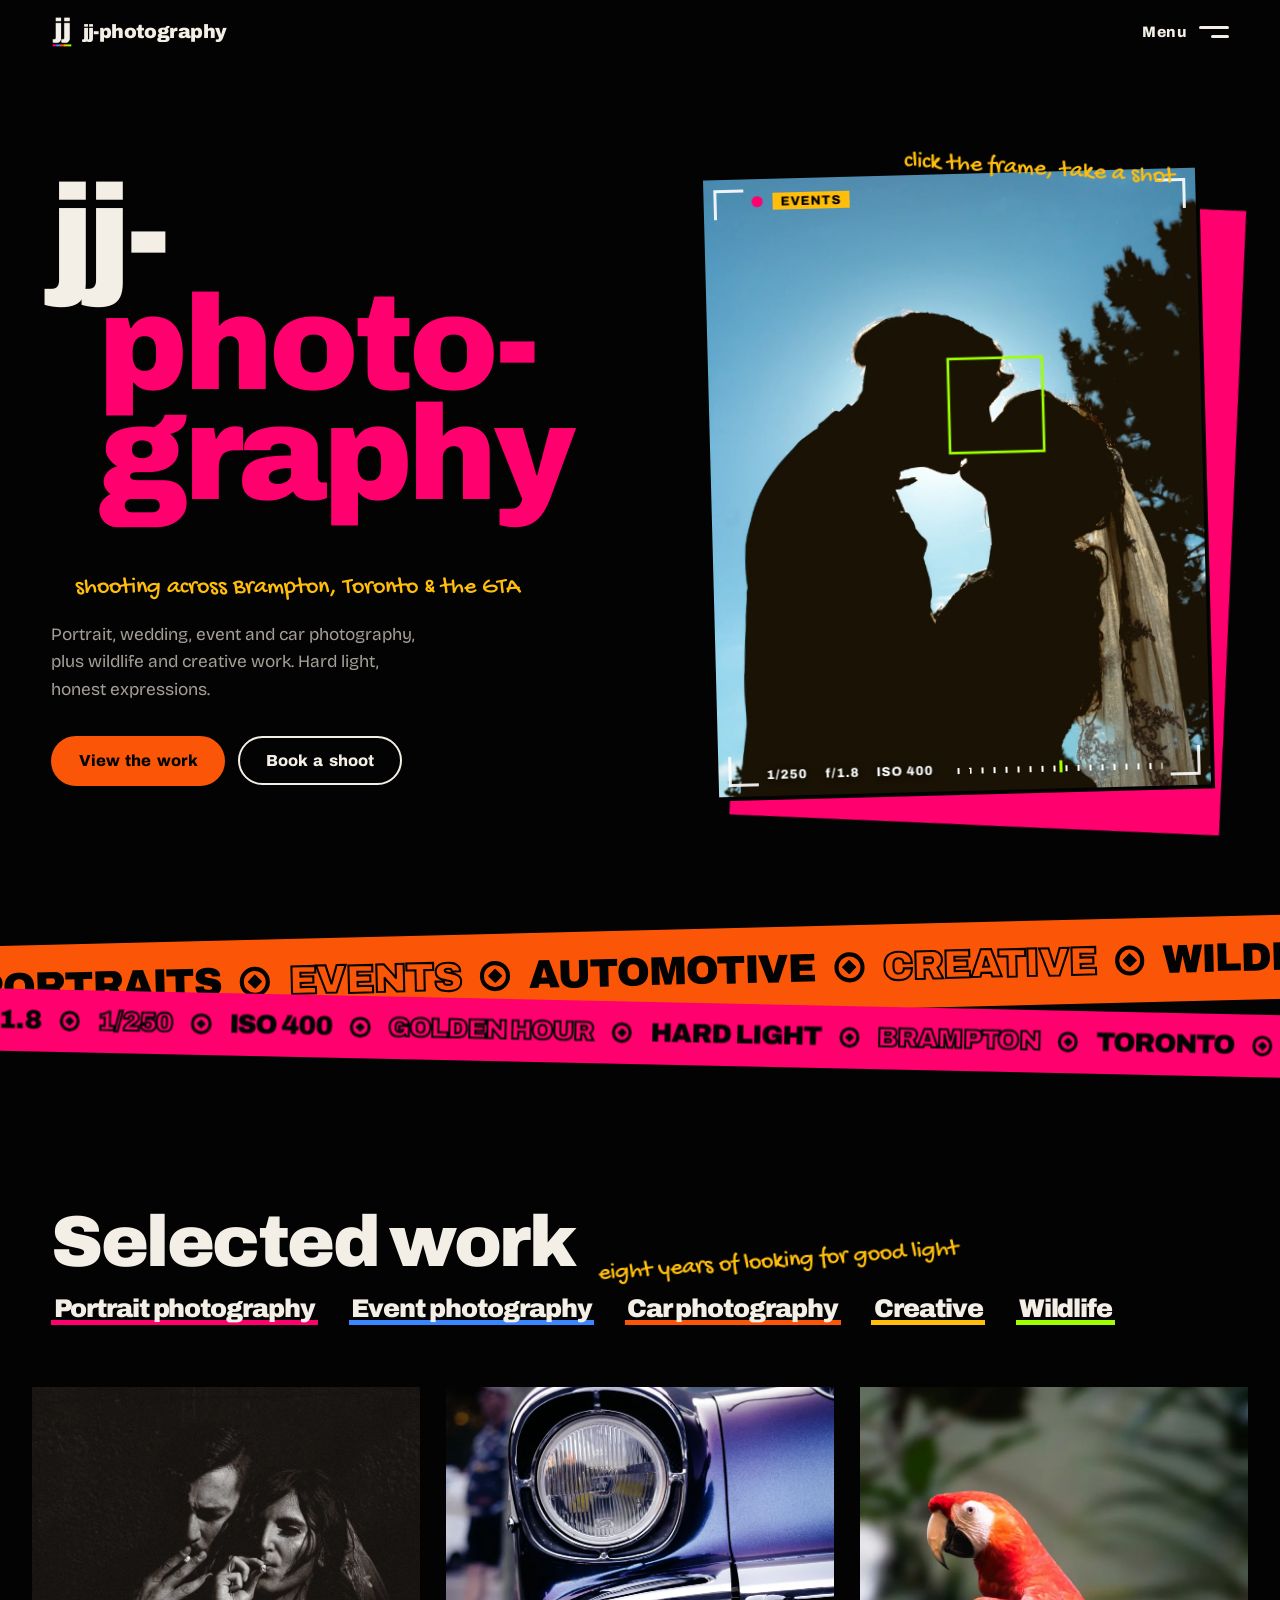
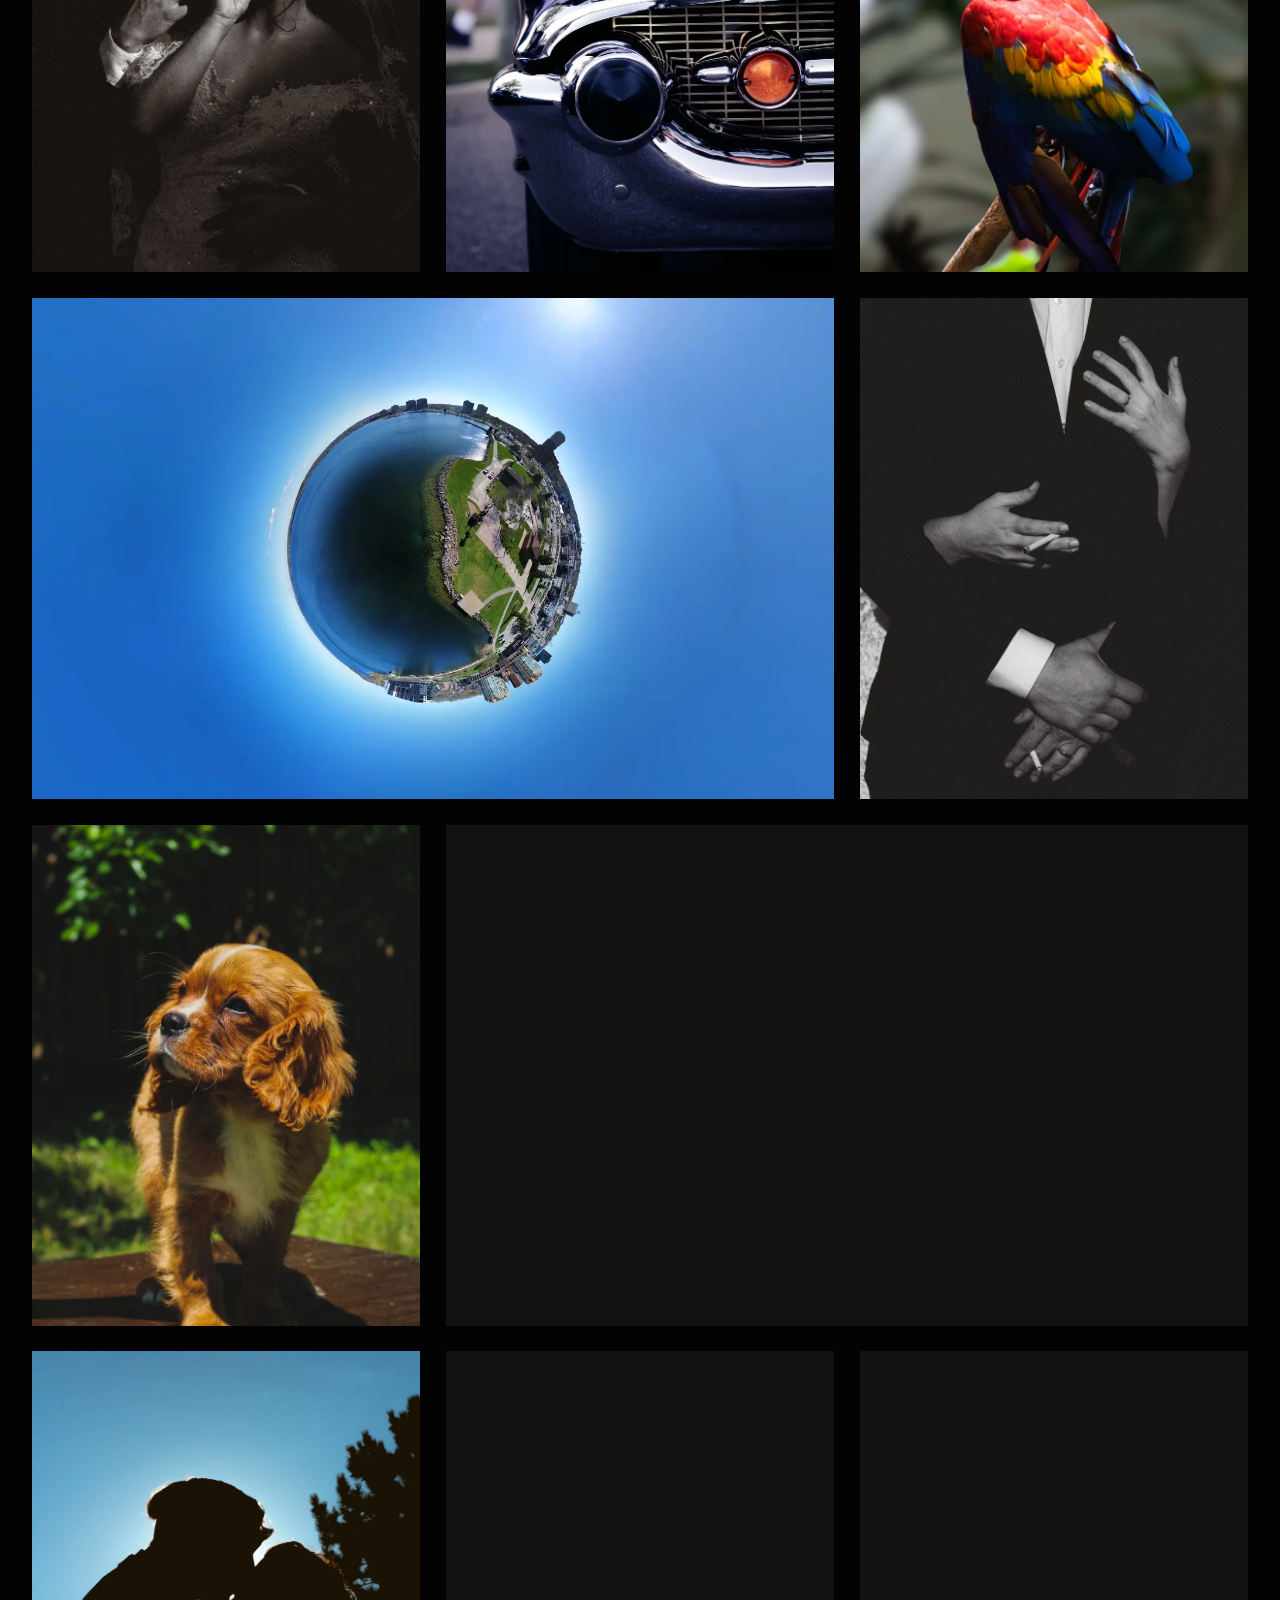
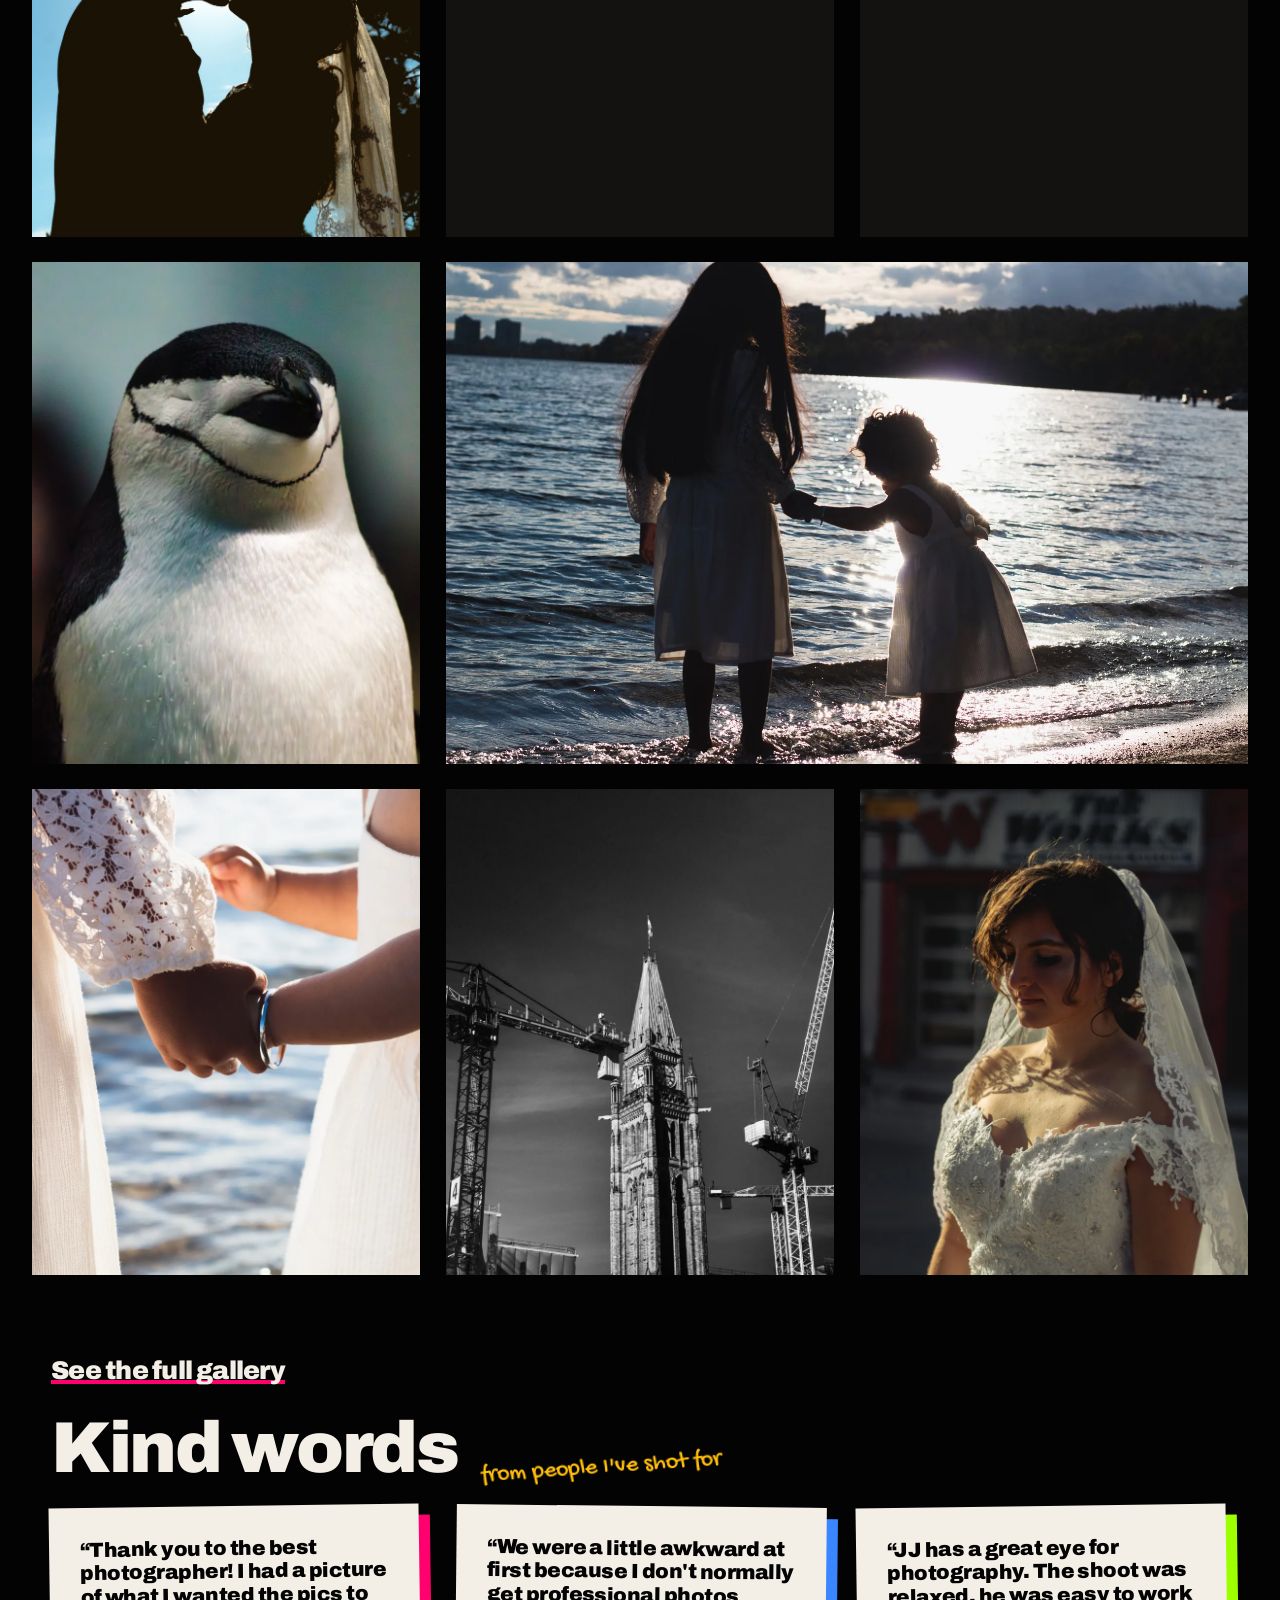
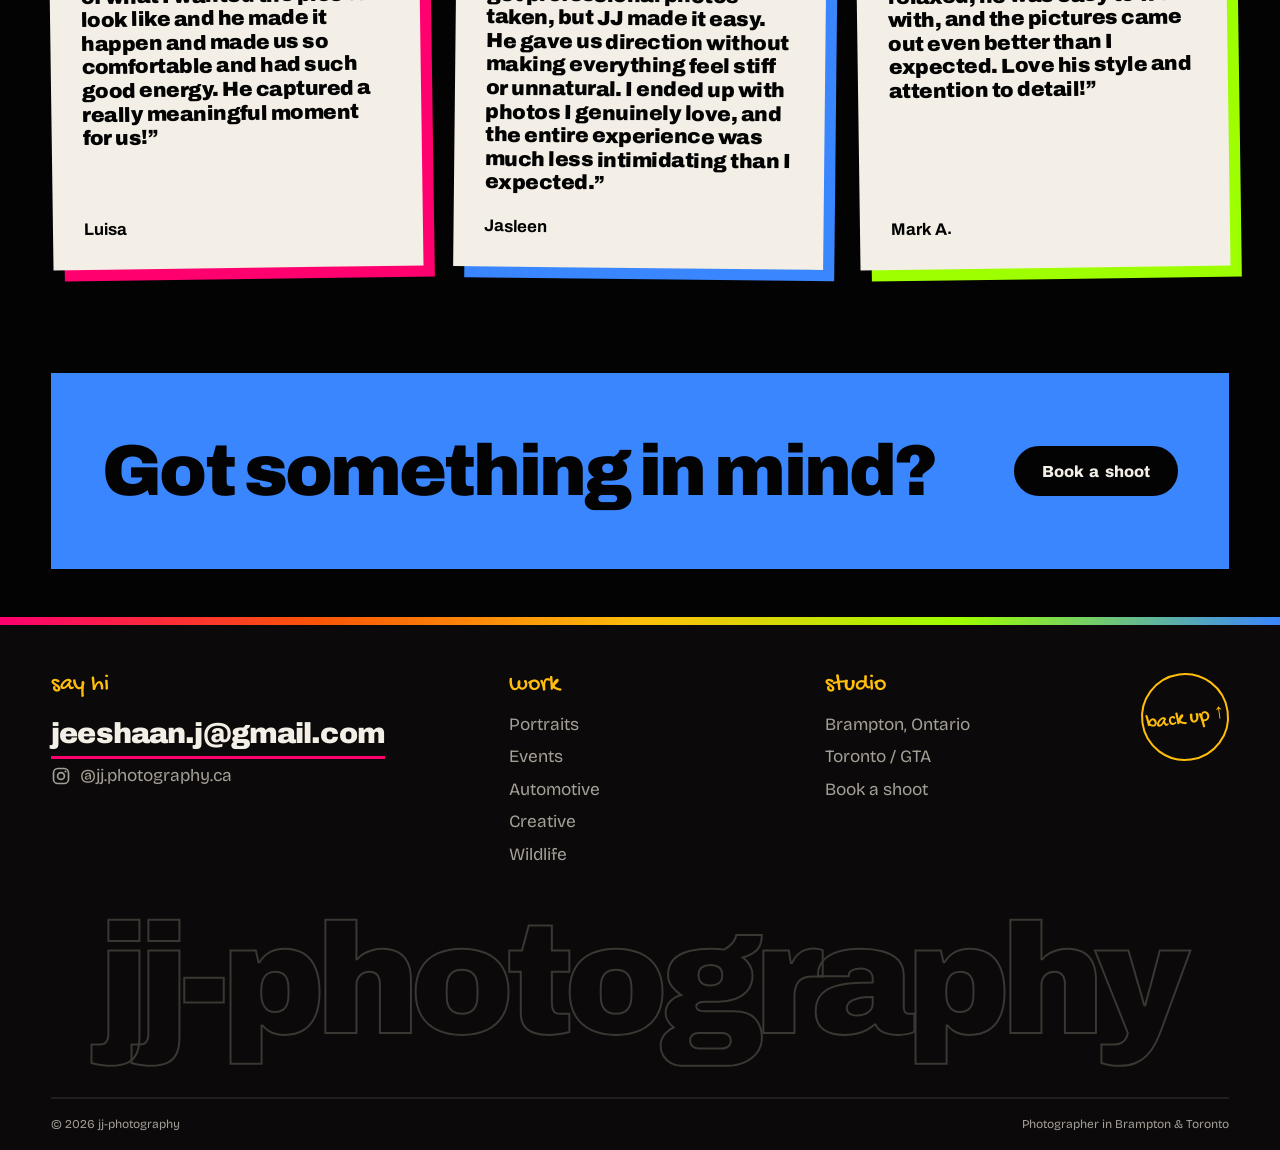
<file: index.html>
<!DOCTYPE html>
<html lang="en">
<head>
<meta charset="utf-8">
<meta name="viewport" content="width=device-width, initial-scale=1">
<title>Brampton &amp; Toronto Photographer | Portraits, Events, Cars | jj-photography</title>
<meta name="description" content="Brampton and Toronto photographer for portraits, events, automotive, wildlife and creative photography. Hard light, honest expressions. Book a shoot across the GTA.">
<link rel="canonical" href="https://www.jj-photography.ca/">
<meta name="robots" content="index,follow,max-image-preview:large,max-snippet:-1">
<meta name="author" content="jj-photography"><meta name="theme-color" content="#040303">
<meta name="geo.region" content="CA-ON"><meta name="geo.placename" content="Brampton"><meta name="geo.position" content="43.7315;-79.7624"><meta name="ICBM" content="43.7315, -79.7624">
<meta property="og:type" content="website"><meta property="og:site_name" content="jj-photography"><meta property="og:locale" content="en_CA"><meta property="og:title" content="Brampton &amp; Toronto Photographer | Portraits, Events, Cars | jj-photography"><meta property="og:description" content="Brampton and Toronto photographer for portraits, events, automotive, wildlife and creative photography. Hard light, honest expressions. Book a shoot across the GTA."><meta property="og:url" content="https://www.jj-photography.ca/"><meta property="og:image" content="https://www.jj-photography.ca/images/events/silhouette-kiss-1600.webp"><meta property="og:image:alt" content="Silhouette of a couple kissing against a blue sky, lace veil catching the light">
<meta name="twitter:card" content="summary_large_image"><meta name="twitter:title" content="Brampton &amp; Toronto Photographer | Portraits, Events, Cars | jj-photography"><meta name="twitter:description" content="Brampton and Toronto photographer for portraits, events, automotive, wildlife and creative photography. Hard light, honest expressions. Book a shoot across the GTA."><meta name="twitter:image" content="https://www.jj-photography.ca/images/events/silhouette-kiss-1600.webp">
<script type="application/ld+json">{"@context": "https://schema.org", "@graph": [{"@type": ["ProfessionalService", "LocalBusiness"], "@id": "https://www.jj-photography.ca/#business", "name": "jj-photography", "description": "Brampton and Toronto photographer for portraits, events, automotive, wildlife and creative photography across the GTA.", "url": "https://www.jj-photography.ca/", "email": "jeeshaan.j@gmail.com", "image": "https://www.jj-photography.ca/images/events/silhouette-kiss-1600.webp", "priceRange": "$$", "address": {"@type": "PostalAddress", "addressLocality": "Brampton", "addressRegion": "ON", "addressCountry": "CA"}, "areaServed": [{"@type": "City", "name": "Brampton"}, {"@type": "City", "name": "Toronto"}, {"@type": "City", "name": "Mississauga"}, {"@type": "City", "name": "Caledon"}, {"@type": "City", "name": "Vaughan"}, {"@type": "City", "name": "Oakville"}, {"@type": "City", "name": "Greater Toronto Area"}], "sameAs": ["https://instagram.com/jj.photography.ca"], "knowsAbout": ["Portrait Photography", "Event Photography", "Automotive Photography", "Creative Photography", "Wildlife Photography", "Low-key portraits", "Long exposure", "Car photography"], "hasOfferCatalog": {"@type": "OfferCatalog", "name": "Photography services", "itemListElement": [{"@type": "Offer", "itemOffered": {"@type": "Service", "name": "Portrait Photography", "areaServed": "Greater Toronto Area, Ontario, Canada"}}, {"@type": "Offer", "itemOffered": {"@type": "Service", "name": "Event Photography", "areaServed": "Greater Toronto Area, Ontario, Canada"}}, {"@type": "Offer", "itemOffered": {"@type": "Service", "name": "Automotive Photography", "areaServed": "Greater Toronto Area, Ontario, Canada"}}, {"@type": "Offer", "itemOffered": {"@type": "Service", "name": "Creative Photography", "areaServed": "Greater Toronto Area, Ontario, Canada"}}, {"@type": "Offer", "itemOffered": {"@type": "Service", "name": "Wildlife Photography", "areaServed": "Greater Toronto Area, Ontario, Canada"}}]}}, {"@type": "WebSite", "@id": "https://www.jj-photography.ca/#website", "url": "https://www.jj-photography.ca/", "name": "jj-photography", "publisher": {"@id": "https://www.jj-photography.ca/#business"}, "inLanguage": "en-CA"}, {"@type": "WebPage", "@id": "https://www.jj-photography.ca/#webpage", "url": "https://www.jj-photography.ca/", "name": "Brampton & Toronto Photographer | Portraits, Events, Cars | jj-photography", "description": "Brampton and Toronto photographer for portraits, events, automotive, wildlife and creative photography. Hard light, honest expressions. Book a shoot across the GTA.", "isPartOf": {"@id": "https://www.jj-photography.ca/#website"}, "about": {"@id": "https://www.jj-photography.ca/#business"}, "inLanguage": "en-CA"}]}</script>
<link rel="preconnect" href="https://fonts.googleapis.com"><link rel="preconnect" href="https://fonts.gstatic.com" crossorigin>
<link rel="stylesheet" href="https://fonts.googleapis.com/css2?family=Archivo:wght@400;700;800;900&family=Bricolage+Grotesque:opsz,wght@12..96,400..700&display=swap">
<link href="https://fonts.googleapis.com/css2?family=Gochi+Hand&display=swap" rel="stylesheet">
<link rel="icon" href="favicon.ico" sizes="32x32"><link rel="icon" type="image/png" href="images/favicon-16.png" sizes="16x16"><link rel="icon" type="image/png" href="images/favicon-32.png" sizes="32x32"><link rel="apple-touch-icon" href="images/apple-touch-icon.png"><link rel="stylesheet" href="css/style.css">
</head>
<body data-page="home">
<a class="skip" href="#main">Skip to content</a>
<main id="main">
<section class="hero">
<div class="hero-txt">
<h1><span>jj-</span><span>photo&shy;graphy</span><span class="sr"> | photographer based in Brampton &amp; Toronto</span></h1>
<span class="hand">shooting across Brampton, Toronto &amp; the GTA</span>
<p class="lede">Portrait, wedding, event and car photography, plus wildlife and creative work. Hard light, honest expressions.</p>
<div class="cta"><a class="btn solid" href="gallery.html">View the work</a><a class="btn" href="book.html">Book a shoot</a></div>
</div>
<div class="vf" id="vf">
<div class="vf-photo"><img src="images/events/silhouette-kiss-1600.webp" width="800" height="1200" alt="Silhouette of a couple kissing against a blue sky, lace veil catching the light" fetchpriority="high"></div>
<div class="vf-hud" aria-hidden="true"><i class="k tl"></i><i class="k tr"></i><i class="k bl"></i><i class="k br"></i><span class="af"></span>
<p class="vf-top"><em></em><span id="vfc">Events</span></p>
<p class="vf-bot"><span id="vfx">1/250</span><span id="vff">f/1.8</span><span id="vfi">ISO 400</span><b class="meter"></b></p></div>
<div class="vf-flash" aria-hidden="true"></div>
<button class="vf-btn" type="button" aria-label="Take the next photo"></button>
<p class="hero-note hand" id="now" aria-hidden="true"></p>
</div>
</section>
<div class="tapes" aria-hidden="true"><div class="tape a"><div><span>Portraits</span><i></i><span>Events</span><i></i><span>Automotive</span><i></i><span>Creative</span><i></i><span>Wildlife</span><i></i><span>Portraits</span><i></i><span>Events</span><i></i><span>Automotive</span><i></i><span>Creative</span><i></i><span>Wildlife</span><i></i><span>Portraits</span><i></i><span>Events</span><i></i><span>Automotive</span><i></i><span>Creative</span><i></i><span>Wildlife</span><i></i><span>Portraits</span><i></i><span>Events</span><i></i><span>Automotive</span><i></i><span>Creative</span><i></i><span>Wildlife</span><i></i><span>Portraits</span><i></i><span>Events</span><i></i><span>Automotive</span><i></i><span>Creative</span><i></i><span>Wildlife</span><i></i><span>Portraits</span><i></i><span>Events</span><i></i><span>Automotive</span><i></i><span>Creative</span><i></i><span>Wildlife</span><i></i></div></div><div class="tape b"><div><span>f/1.8</span><i></i><span>1/250</span><i></i><span>ISO 400</span><i></i><span>Golden hour</span><i></i><span>Hard light</span><i></i><span>Brampton</span><i></i><span>Toronto</span><i></i><span>GTA</span><i></i><span>f/1.8</span><i></i><span>1/250</span><i></i><span>ISO 400</span><i></i><span>Golden hour</span><i></i><span>Hard light</span><i></i><span>Brampton</span><i></i><span>Toronto</span><i></i><span>GTA</span><i></i><span>f/1.8</span><i></i><span>1/250</span><i></i><span>ISO 400</span><i></i><span>Golden hour</span><i></i><span>Hard light</span><i></i><span>Brampton</span><i></i><span>Toronto</span><i></i><span>GTA</span><i></i><span>f/1.8</span><i></i><span>1/250</span><i></i><span>ISO 400</span><i></i><span>Golden hour</span><i></i><span>Hard light</span><i></i><span>Brampton</span><i></i><span>Toronto</span><i></i><span>GTA</span><i></i><span>f/1.8</span><i></i><span>1/250</span><i></i><span>ISO 400</span><i></i><span>Golden hour</span><i></i><span>Hard light</span><i></i><span>Brampton</span><i></i><span>Toronto</span><i></i><span>GTA</span><i></i><span>f/1.8</span><i></i><span>1/250</span><i></i><span>ISO 400</span><i></i><span>Golden hour</span><i></i><span>Hard light</span><i></i><span>Brampton</span><i></i><span>Toronto</span><i></i><span>GTA</span><i></i></div></div></div>
<section class="sel">
<div class="wrap"><h2>Selected work</h2><p class="hand tilt">eight years of looking for good light</p></div>
<nav class="pills wrap" aria-label="Photography categories"><a style="--c:var(--neon-pink)" href="gallery.html?c=portraits">Portrait photography</a><a style="--c:var(--azure-blue)" href="gallery.html?c=events">Event photography</a><a style="--c:var(--blaze-orange)" href="gallery.html?c=automotive">Car photography</a><a style="--c:var(--amber-gold)" href="gallery.html?c=creative">Creative</a><a style="--c:var(--neon-green)" href="gallery.html?c=wildlife">Wildlife</a>
    <!-- <span class="hand">shooting across Brampton, Toronto &amp; the GTA</span> -->
    </nav> 
<div class="wall" id="selected"></div>
<p class="more"><a href="gallery.html">See the full gallery</a></p>
</section>
<section class="kind">
<div class="wrap"><h2>Kind words</h2><p class="hand tilt">from people I've shot for</p></div>
<div class="quotes wrap">
<figure class="q" style="--c:var(--neon-pink)">
<blockquote><p>&ldquo;Thank you to the best photographer! I had a picture of what I wanted the pics to look like and he made it happen and made us so comfortable and had such good energy. He captured a really meaningful moment for us!&rdquo;</p></blockquote>
<figcaption><b>Luisa</b></figcaption>
</figure>
<figure class="q" style="--c:var(--azure-blue)">
<blockquote><p>&ldquo;We were a little awkward at first because I don't normally get professional photos taken, but JJ made it easy. He gave us direction without making everything feel stiff or unnatural. I ended up with photos I genuinely love, and the entire experience was much less intimidating than I expected.&rdquo;</p></blockquote>
<figcaption><b>Jasleen</b></figcaption>
</figure>
<figure class="q" style="--c:var(--neon-green)">
<blockquote><p>&ldquo;JJ has a great eye for photography. The shoot was relaxed, he was easy to work with, and the pictures came out even better than I expected. Love his style and attention to detail!&rdquo;</p></blockquote>
<figcaption><b>Mark A.</b></figcaption>
</figure>
</div>
</section>
<section class="strip"><p>Got something in mind?</p><a class="btn solid" href="book.html">Book a shoot</a></section>
</main>
<script src="js/main.js"></script>
</body>
</html>
</file>
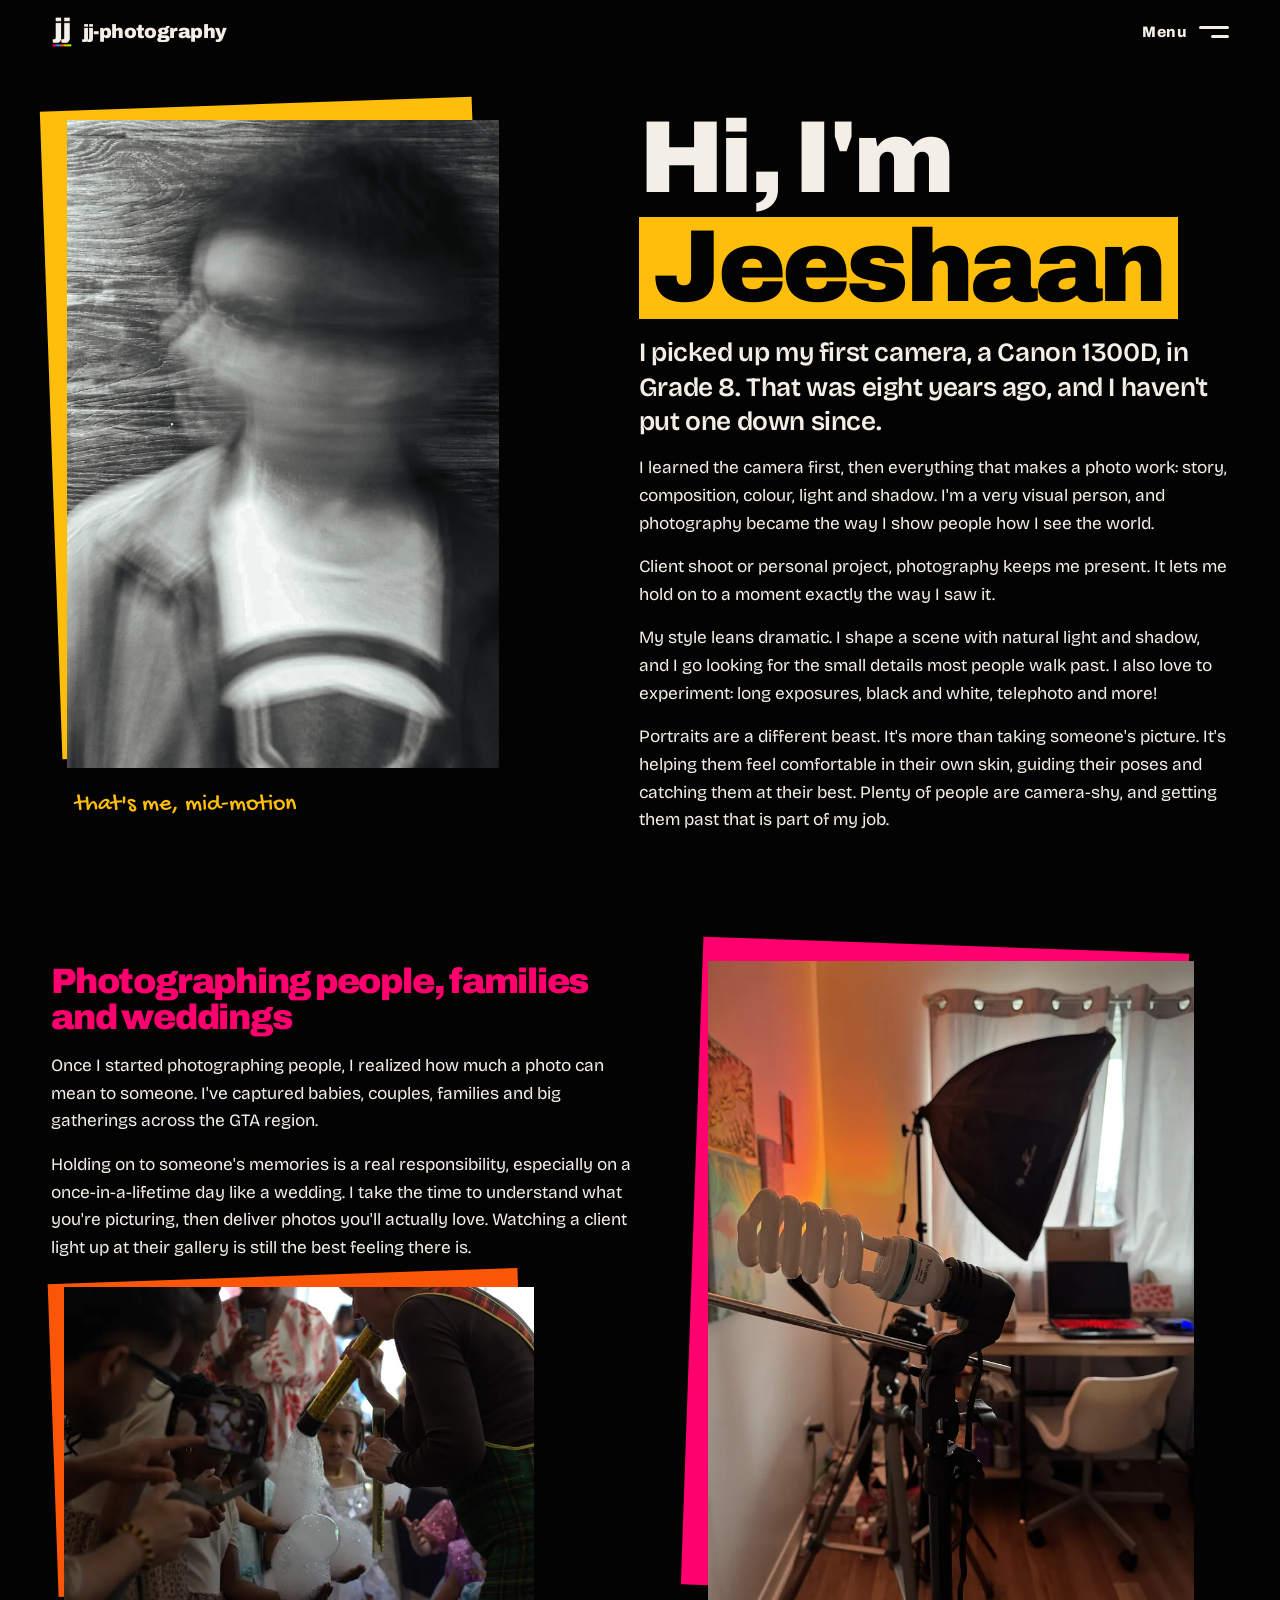
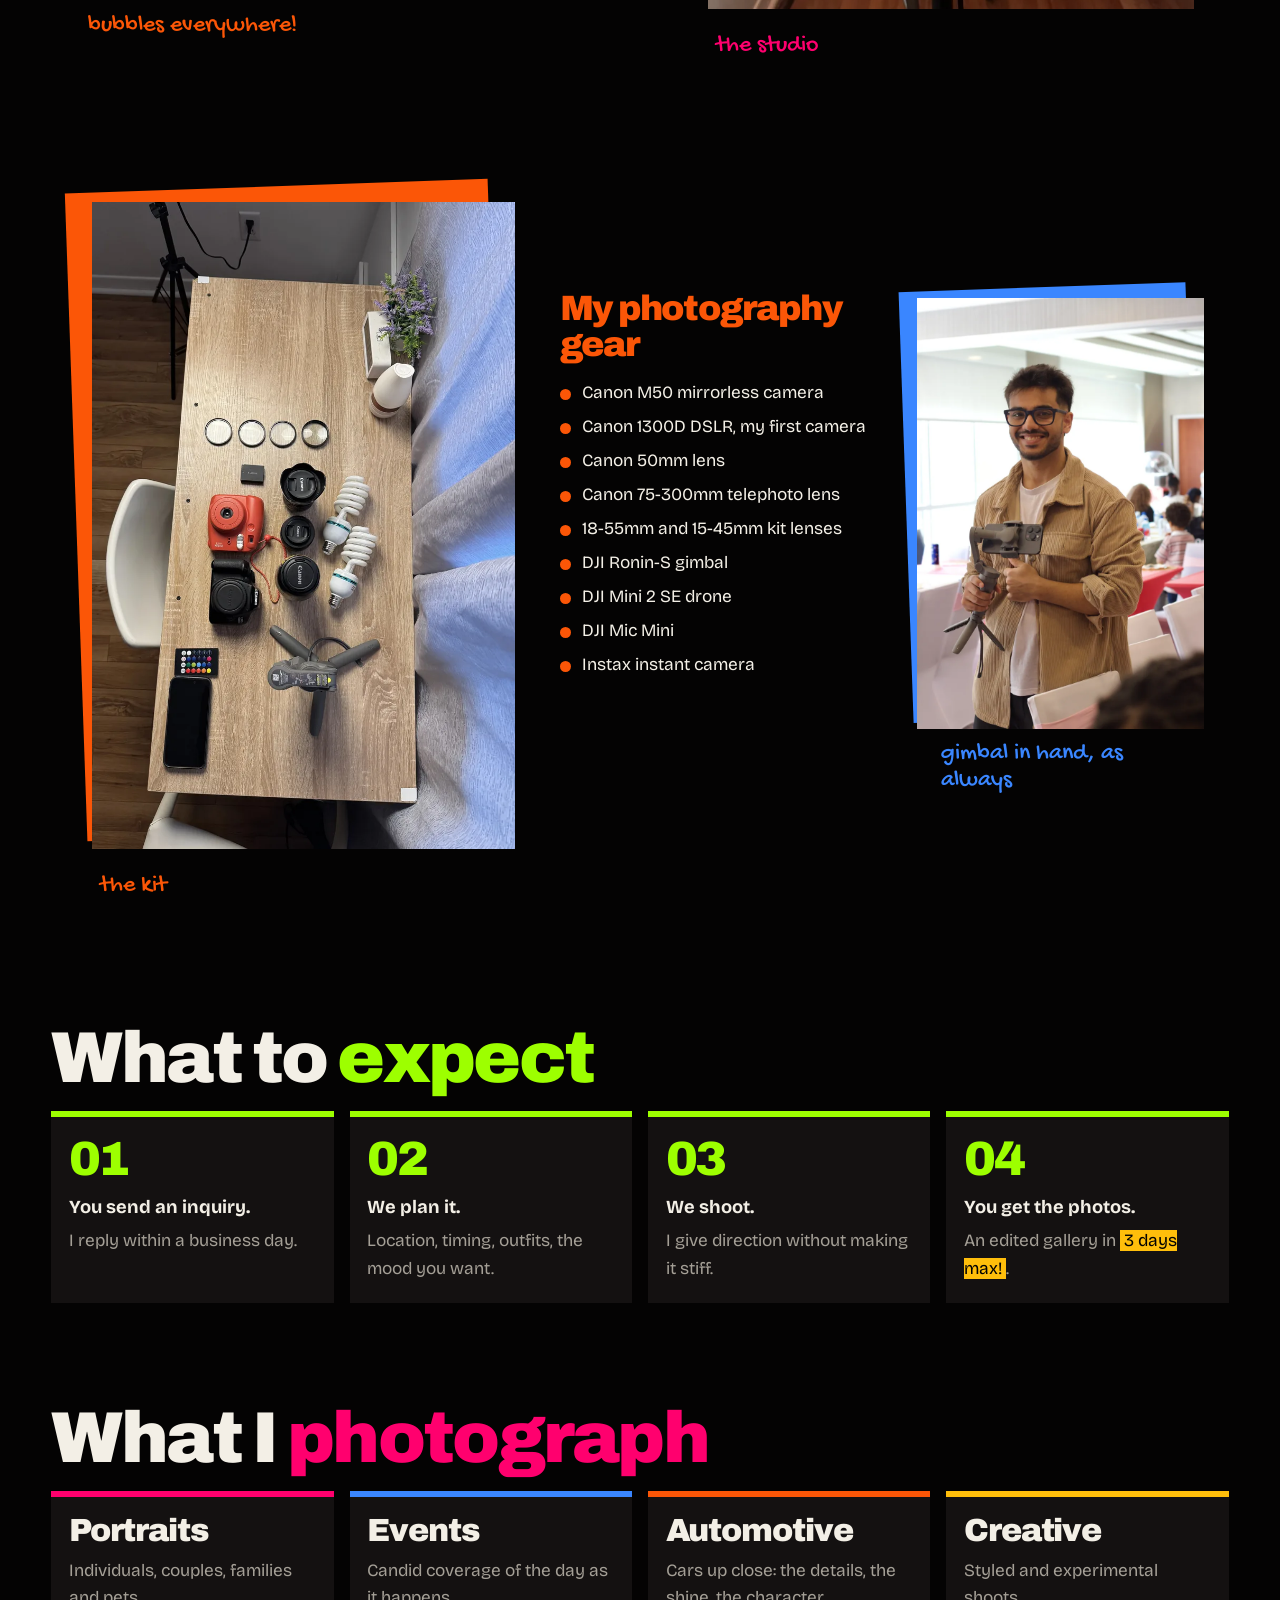
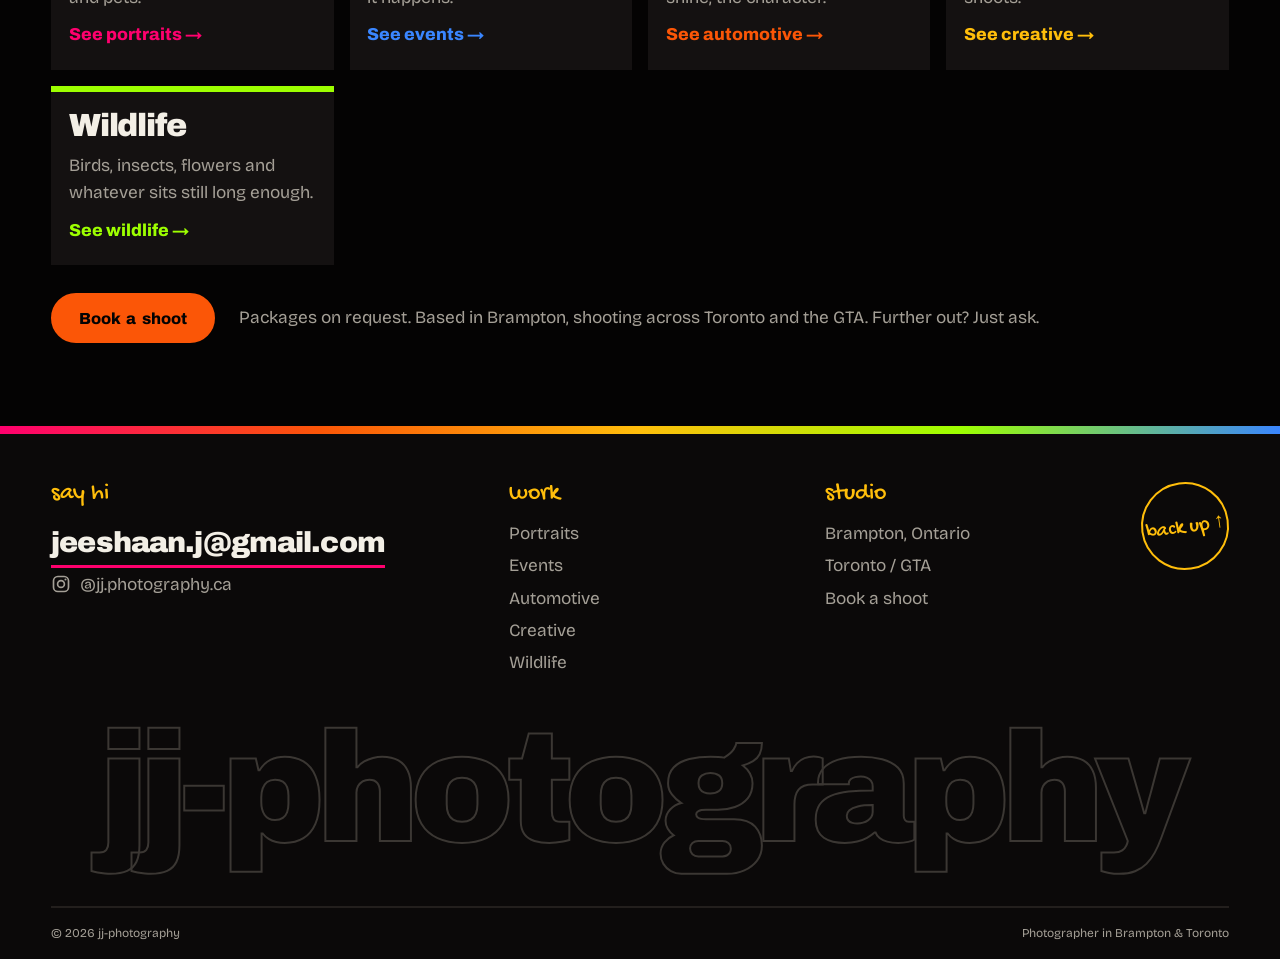
<file: about.html>
<!DOCTYPE html>
<html lang="en">
<head>
<meta charset="utf-8">
<meta name="viewport" content="width=device-width, initial-scale=1">
<title>About | Toronto &amp; Brampton Photographer | jj-photography</title>
<meta name="description" content="Meet the Toronto and Brampton photographer behind jj-photography: eight years of portrait, wedding, event, car and wildlife photography with a dramatic, light-driven style.">
<link rel="canonical" href="https://www.jj-photography.ca/about.html">
<meta name="robots" content="index,follow,max-image-preview:large,max-snippet:-1">
<meta name="author" content="jj-photography"><meta name="theme-color" content="#040303">
<meta name="geo.region" content="CA-ON"><meta name="geo.placename" content="Brampton"><meta name="geo.position" content="43.7315;-79.7624"><meta name="ICBM" content="43.7315, -79.7624">
<meta property="og:type" content="profile"><meta property="og:site_name" content="jj-photography"><meta property="og:locale" content="en_CA"><meta property="og:title" content="About | Toronto &amp; Brampton Photographer | jj-photography"><meta property="og:description" content="Meet the Toronto and Brampton photographer behind jj-photography: eight years of portrait, wedding, event, car and wildlife photography with a dramatic, light-driven style."><meta property="og:url" content="https://www.jj-photography.ca/about.html"><meta property="og:image" content="https://www.jj-photography.ca/images/about/me-1280.webp"><meta property="og:image:alt" content="Black and white portrait of a Toronto photographer in motion, face blurred by a slow shutter">
<meta name="twitter:card" content="summary_large_image"><meta name="twitter:title" content="About | Toronto &amp; Brampton Photographer | jj-photography"><meta name="twitter:description" content="Meet the Toronto and Brampton photographer behind jj-photography: eight years of portrait, wedding, event, car and wildlife photography with a dramatic, light-driven style."><meta name="twitter:image" content="https://www.jj-photography.ca/images/about/me-1280.webp"><meta name="twitter:image:alt" content="Black and white portrait of a Toronto photographer in motion, face blurred by a slow shutter">
<script type="application/ld+json">{"@context": "https://schema.org", "@graph": [{"@type": ["ProfessionalService", "LocalBusiness"], "@id": "https://www.jj-photography.ca/#business", "name": "jj-photography", "description": "Brampton and Toronto photographer for portraits, events, automotive, wildlife and creative photography across the GTA.", "url": "https://www.jj-photography.ca/", "email": "jeeshaan.j@gmail.com", "image": "https://www.jj-photography.ca/images/events/silhouette-kiss-1600.webp", "priceRange": "$$", "address": {"@type": "PostalAddress", "addressLocality": "Brampton", "addressRegion": "ON", "addressCountry": "CA"}, "areaServed": [{"@type": "City", "name": "Brampton"}, {"@type": "City", "name": "Toronto"}, {"@type": "City", "name": "Mississauga"}, {"@type": "City", "name": "Caledon"}, {"@type": "City", "name": "Vaughan"}, {"@type": "City", "name": "Oakville"}, {"@type": "City", "name": "Greater Toronto Area"}], "sameAs": ["https://instagram.com/jj.photography.ca"], "knowsAbout": ["Portrait Photography", "Event Photography", "Automotive Photography", "Creative Photography", "Wildlife Photography", "Low-key portraits", "Long exposure", "Car photography"], "hasOfferCatalog": {"@type": "OfferCatalog", "name": "Photography services", "itemListElement": [{"@type": "Offer", "itemOffered": {"@type": "Service", "name": "Portrait Photography", "areaServed": "Greater Toronto Area, Ontario, Canada"}}, {"@type": "Offer", "itemOffered": {"@type": "Service", "name": "Event Photography", "areaServed": "Greater Toronto Area, Ontario, Canada"}}, {"@type": "Offer", "itemOffered": {"@type": "Service", "name": "Automotive Photography", "areaServed": "Greater Toronto Area, Ontario, Canada"}}, {"@type": "Offer", "itemOffered": {"@type": "Service", "name": "Creative Photography", "areaServed": "Greater Toronto Area, Ontario, Canada"}}, {"@type": "Offer", "itemOffered": {"@type": "Service", "name": "Wildlife Photography", "areaServed": "Greater Toronto Area, Ontario, Canada"}}]}}, {"@type": "WebSite", "@id": "https://www.jj-photography.ca/#website", "url": "https://www.jj-photography.ca/", "name": "jj-photography", "publisher": {"@id": "https://www.jj-photography.ca/#business"}, "inLanguage": "en-CA"}, {"@type": "Person", "@id": "https://www.jj-photography.ca/#jeeshaan", "name": "Jeeshaan", "jobTitle": "Photographer", "image": "https://www.jj-photography.ca/images/about/me-1280.webp", "worksFor": {"@id": "https://www.jj-photography.ca/#business"}, "sameAs": ["https://instagram.com/jj.photography.ca"], "knowsAbout": ["Portrait Photography", "Event Photography", "Automotive Photography", "Creative Photography", "Wildlife Photography", "Low-key portraits", "Long exposure", "Car photography"]}, {"@type": "AboutPage", "@id": "https://www.jj-photography.ca/about.html#webpage", "url": "https://www.jj-photography.ca/about.html", "name": "About | Toronto & Brampton Photographer | jj-photography", "description": "Meet the Toronto and Brampton photographer behind jj-photography: eight years of portrait, wedding, event, car and wildlife photography with a dramatic, light-driven style.", "isPartOf": {"@id": "https://www.jj-photography.ca/#website"}, "about": {"@id": "https://www.jj-photography.ca/#business"}, "mainEntity": {"@id": "https://www.jj-photography.ca/#jeeshaan"}, "primaryImageOfPage": {"@type": "ImageObject", "url": "https://www.jj-photography.ca/images/about/me-1280.webp"}, "inLanguage": "en-CA"}, {"@type": "BreadcrumbList", "itemListElement": [{"@type": "ListItem", "position": 1, "name": "Home", "item": "https://www.jj-photography.ca/"}, {"@type": "ListItem", "position": 2, "name": "About", "item": "https://www.jj-photography.ca/about.html"}]}]}</script>
<link rel="preconnect" href="https://fonts.googleapis.com"><link rel="preconnect" href="https://fonts.gstatic.com" crossorigin>
<link rel="stylesheet" href="https://fonts.googleapis.com/css2?family=Archivo:wght@400;700;800;900&family=Bricolage+Grotesque:opsz,wght@12..96,400..700&display=swap">
<link href="https://fonts.googleapis.com/css2?family=Gochi+Hand&display=swap" rel="stylesheet">
<link rel="icon" href="favicon.ico" sizes="32x32"><link rel="icon" type="image/png" href="images/favicon-16.png" sizes="16x16"><link rel="icon" type="image/png" href="images/favicon-32.png" sizes="32x32"><link rel="apple-touch-icon" href="images/apple-touch-icon.png"><link rel="stylesheet" href="css/style.css">
</head>
<body data-page="about">
<a class="skip" href="#main">Skip to content</a>
<main id="main">

<section class="ab-row first wrap" style="--c:var(--amber-gold)" aria-labelledby="hi">
<div class="a-img"><div><img src="images/about/me-800.webp" srcset="images/about/me-800.webp 800w, images/about/me-1280.webp 1280w" sizes="(min-width:760px) 40vw, 100vw" width="800" height="1200" alt="Black and white portrait of a Toronto photographer in motion, face blurred by a slow shutter" fetchpriority="high"></div><p class="hand">that's me, mid-motion</p></div>
<div class="a-txt">
<h1 id="hi">Hi, I'm <mark>Jeeshaan</mark></h1>
<p class="lead">I picked up my first camera, a Canon 1300D, in Grade 8. That was eight years ago, and I haven't put one down since.</p>
<p>I learned the camera first, then everything that makes a photo work: story, composition, colour, light and shadow. I'm a very visual person, and photography became the way I show people how I see the world.</p>
<p>Client shoot or personal project, photography keeps me present. It lets me hold on to a moment exactly the way I saw it.</p>
<p>My style leans dramatic. I shape a scene with natural light and shadow, and I go looking for the small details most people walk past. I also love to experiment: long exposures, black and white, telephoto and more!</p>
<p>Portraits are a different beast. It's more than taking someone's picture. It's helping them feel comfortable in their own skin, guiding their poses and catching them at their best. Plenty of people are camera-shy, and getting them past that is part of my job.</p>
</div></section>

<section class="ab-row flip wrap" style="--c:var(--neon-pink)" aria-labelledby="people">
<div class="a-img"><div><img src="images/about/studio-800.webp" srcset="images/about/studio-800.webp 800w, images/about/studio-1600.webp 1600w" sizes="(min-width:760px) 40vw, 100vw" width="800" height="1067" alt="Home photo studio with a softbox, a boom-mounted light, a tripod and a desk with a laptop" loading="lazy"></div><p class="hand">the studio</p></div>
<div class="a-txt">
<h2 id="people">Photographing people, families and weddings</h2>
<p>Once I started photographing people, I realized how much a photo can mean to someone. I've captured babies, couples, families and big gatherings across the GTA region.</p>
<p>Holding on to someone's memories is a real responsibility, especially on a once-in-a-lifetime day like a wedding. I take the time to understand what you're picturing, then deliver photos you'll actually love. Watching a client light up at their gallery is still the best feeling there is.</p>
<figure class="inset wide" style="--b:var(--blaze-orange)"><div><img src="images/about/party-bubbles-800.webp" srcset="images/about/party-bubbles-800.webp 800w, images/about/party-bubbles-1600.webp 1600w" sizes="(min-width:760px) 28vw, 90vw" width="800" height="533" alt="Children in party dresses watching a performer blow a tube of foam bubbles, with a gimbal and phone filming in the foreground" loading="lazy"></div><figcaption class="hand">bubbles everywhere!</figcaption></figure>
</div></section>

<section class="ab-row kit wrap" style="--c:var(--blaze-orange)" aria-labelledby="kit">
<div class="a-img"><div><img src="images/about/kit-800.webp" srcset="images/about/kit-800.webp 800w, images/about/kit-1600.webp 1600w" sizes="(min-width:760px) 45vw, 100vw" width="800" height="1225" alt="Photography gear: Canon cameras, lenses and an Instax camera" loading="lazy"></div><p class="hand">the kit</p></div>
<div class="a-txt">
<h2 id="kit">My photography gear</h2>
<div class="gearwrap">
<ul class="gear">
<li>Canon M50 mirrorless camera</li>
<li>Canon 1300D DSLR, my first camera</li>
<li>Canon 50mm lens</li>
<li>Canon 75-300mm telephoto lens</li>
<li>18-55mm and 15-45mm kit lenses</li>
<li>DJI Ronin-S gimbal</li>
<li>DJI Mini 2 SE drone</li>
<li>DJI Mic Mini</li>
<li>Instax instant camera</li>
</ul>
<figure class="inset tall" style="--b:var(--azure-blue)"><div><img src="images/about/me-gimbal-800.webp" srcset="images/about/me-gimbal-800.webp 800w, images/about/me-gimbal-1600.webp 1600w" sizes="(min-width:760px) 21vw, 70vw" width="800" height="1200" alt="Smiling photographer in glasses and a tan corduroy shirt holding a phone on a gimbal at an event" loading="lazy"></div><figcaption class="hand">gimbal in hand, as always</figcaption></figure>
</div>
</div></section>

<section class="ab-sec wrap" style="--c:var(--neon-green)" aria-labelledby="expect">
<h2 id="expect">What to <span>expect</span></h2>
<ol class="steps-grid">
<li><b>You send an inquiry.</b>I reply within a business day.</li>
<li><b>We plan it.</b>Location, timing, outfits, the mood you want.</li>
<li><b>We shoot.</b>I give direction without making it stiff.</li>
<li><b>You get the photos.</b>An edited gallery in <mark>3 days max!</mark>.</li>
</ol>
</section>

<section class="ab-sec wrap" id="services" aria-labelledby="svc">
<h2 id="svc">What I <span>photograph</span></h2>
<div class="svc-grid">
<article style="--c:var(--neon-pink)"><h3>Portraits</h3><p>Individuals, couples, families and pets.</p><a href="gallery.html?c=portraits">See portraits &rarr;</a></article>
<article style="--c:var(--azure-blue)"><h3>Events</h3><p>Candid coverage of the day as it happens.</p><a href="gallery.html?c=events">See events &rarr;</a></article>
<article style="--c:var(--blaze-orange)"><h3>Automotive</h3><p>Cars up close: the details, the shine, the character.</p><a href="gallery.html?c=automotive">See automotive &rarr;</a></article>
<article style="--c:var(--amber-gold)"><h3>Creative</h3><p>Styled and experimental shoots.</p><a href="gallery.html?c=creative">See creative &rarr;</a></article>
<article style="--c:var(--neon-green)"><h3>Wildlife</h3><p>Birds, insects, flowers and whatever sits still long enough.</p><a href="gallery.html?c=wildlife">See wildlife &rarr;</a></article>
</div>
<div class="ab-cta"><a class="btn solid" href="book.html">Book a shoot</a><p>Packages on request. Based in Brampton, shooting across Toronto and the GTA. Further out? Just ask.</p></div>
</section>
</main>
<script src="js/main.js"></script>
</body>
</html>
</file>
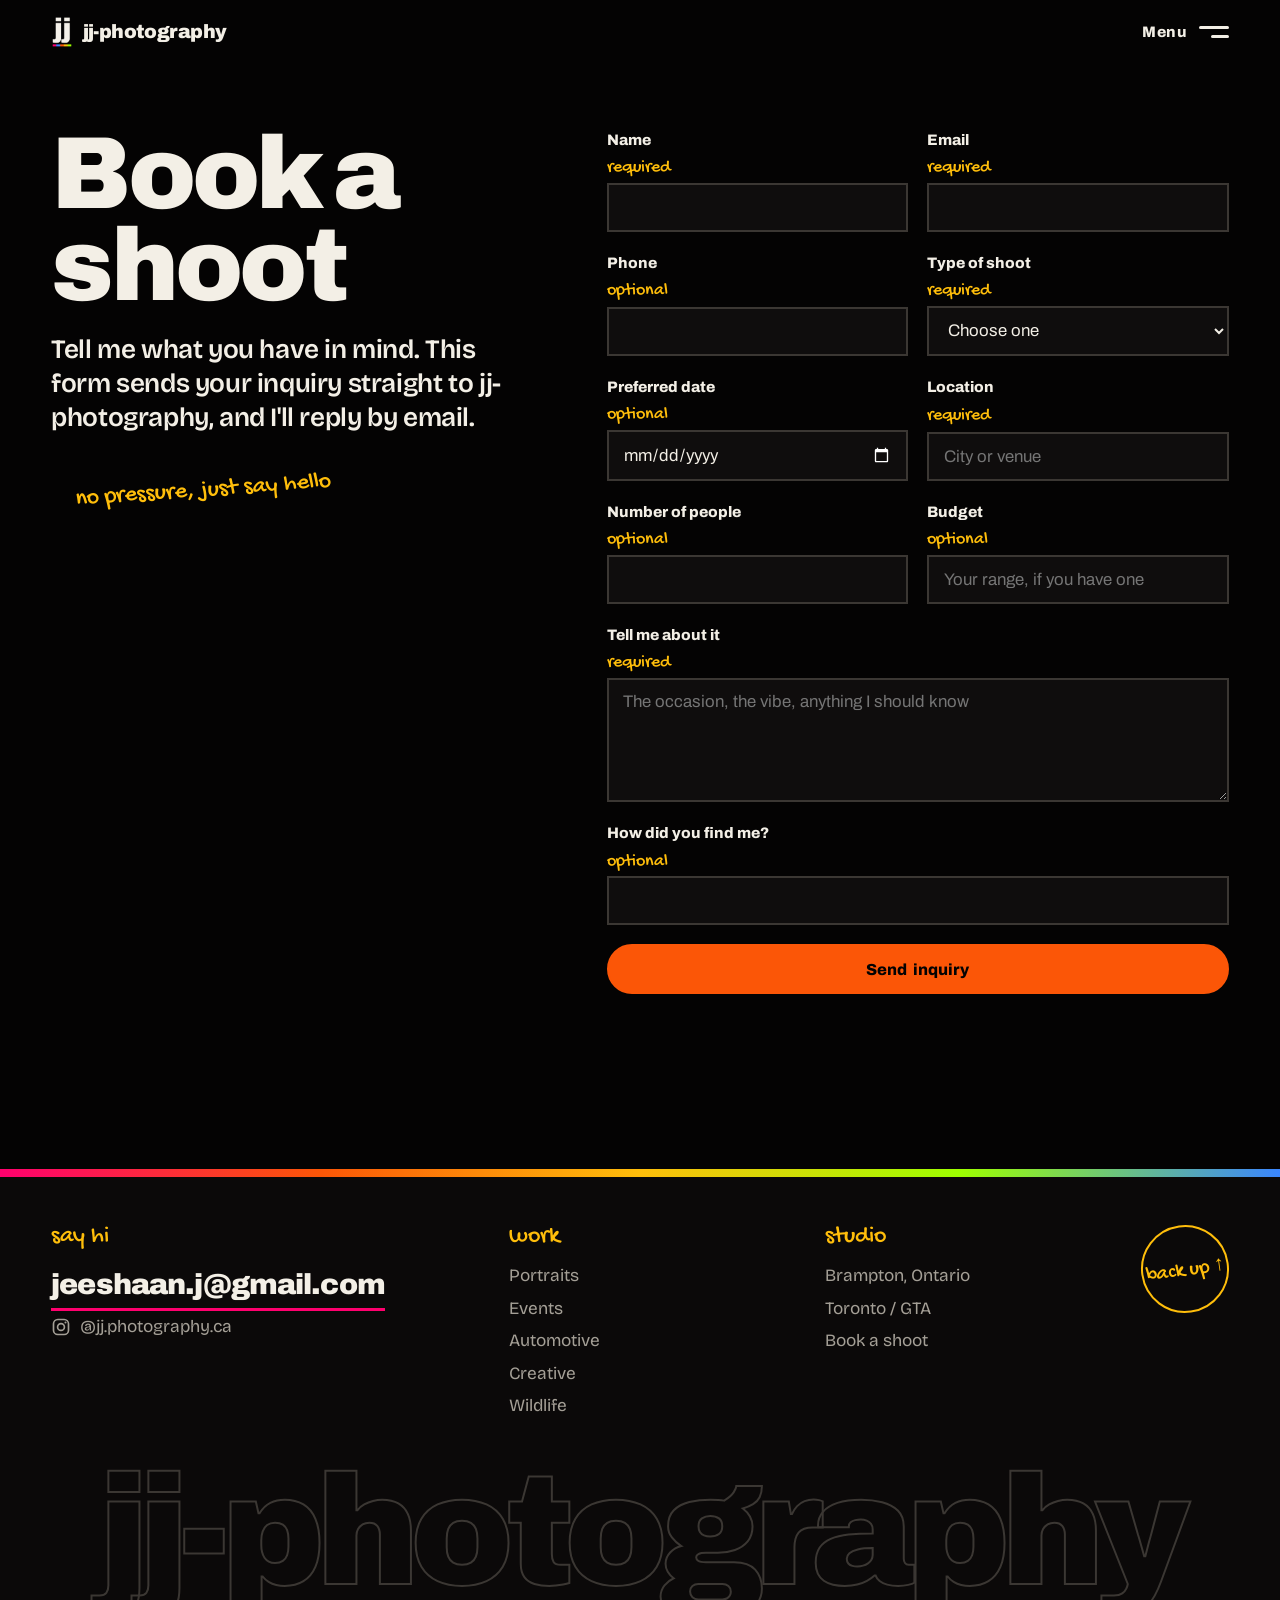
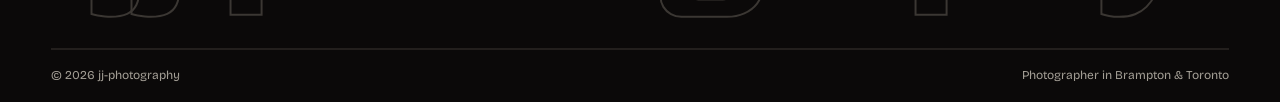
<file: book.html>
<!DOCTYPE html>
<html lang="en">
<head>
<meta charset="utf-8">
<meta name="viewport" content="width=device-width, initial-scale=1">
<title>Book a Photographer in Brampton &amp; Toronto | jj-photography</title>
<meta name="description" content="Book a portrait, event, automotive, wildlife or creative photo shoot in Brampton, Toronto or the GTA. Send an inquiry and get a reply by email.">
<link rel="canonical" href="https://www.jj-photography.ca/book.html">
<meta name="robots" content="index,follow,max-image-preview:large,max-snippet:-1">
<meta name="author" content="jj-photography"><meta name="theme-color" content="#040303">
<meta name="geo.region" content="CA-ON"><meta name="geo.placename" content="Brampton"><meta name="geo.position" content="43.7315;-79.7624"><meta name="ICBM" content="43.7315, -79.7624">
<meta property="og:type" content="website"><meta property="og:site_name" content="jj-photography"><meta property="og:locale" content="en_CA"><meta property="og:title" content="Book a Photographer in Brampton &amp; Toronto | jj-photography"><meta property="og:description" content="Book a portrait, event, automotive, wildlife or creative photo shoot in Brampton, Toronto or the GTA. Send an inquiry and get a reply by email."><meta property="og:url" content="https://www.jj-photography.ca/book.html"><meta property="og:image" content="https://www.jj-photography.ca/images/events/silhouette-kiss-1600.webp"><meta property="og:image:alt" content="Silhouette of a couple kissing against a blue sky, lace veil catching the light">
<meta name="twitter:card" content="summary_large_image"><meta name="twitter:title" content="Book a Photographer in Brampton &amp; Toronto | jj-photography"><meta name="twitter:description" content="Book a portrait, event, automotive, wildlife or creative photo shoot in Brampton, Toronto or the GTA. Send an inquiry and get a reply by email."><meta name="twitter:image" content="https://www.jj-photography.ca/images/events/silhouette-kiss-1600.webp">
<script type="application/ld+json">{"@context": "https://schema.org", "@graph": [{"@type": ["ProfessionalService", "LocalBusiness"], "@id": "https://www.jj-photography.ca/#business", "name": "jj-photography", "description": "Brampton and Toronto photographer for portraits, events, automotive, wildlife and creative photography across the GTA.", "url": "https://www.jj-photography.ca/", "email": "jeeshaan.j@gmail.com", "image": "https://www.jj-photography.ca/images/events/silhouette-kiss-1600.webp", "priceRange": "$$", "address": {"@type": "PostalAddress", "addressLocality": "Brampton", "addressRegion": "ON", "addressCountry": "CA"}, "areaServed": [{"@type": "City", "name": "Brampton"}, {"@type": "City", "name": "Toronto"}, {"@type": "City", "name": "Mississauga"}, {"@type": "City", "name": "Caledon"}, {"@type": "City", "name": "Vaughan"}, {"@type": "City", "name": "Oakville"}, {"@type": "City", "name": "Greater Toronto Area"}], "sameAs": ["https://instagram.com/jj.photography.ca"], "knowsAbout": ["Portrait Photography", "Event Photography", "Automotive Photography", "Creative Photography", "Wildlife Photography", "Low-key portraits", "Long exposure", "Car photography"], "hasOfferCatalog": {"@type": "OfferCatalog", "name": "Photography services", "itemListElement": [{"@type": "Offer", "itemOffered": {"@type": "Service", "name": "Portrait Photography", "areaServed": "Greater Toronto Area, Ontario, Canada"}}, {"@type": "Offer", "itemOffered": {"@type": "Service", "name": "Event Photography", "areaServed": "Greater Toronto Area, Ontario, Canada"}}, {"@type": "Offer", "itemOffered": {"@type": "Service", "name": "Automotive Photography", "areaServed": "Greater Toronto Area, Ontario, Canada"}}, {"@type": "Offer", "itemOffered": {"@type": "Service", "name": "Creative Photography", "areaServed": "Greater Toronto Area, Ontario, Canada"}}, {"@type": "Offer", "itemOffered": {"@type": "Service", "name": "Wildlife Photography", "areaServed": "Greater Toronto Area, Ontario, Canada"}}]}}, {"@type": "WebSite", "@id": "https://www.jj-photography.ca/#website", "url": "https://www.jj-photography.ca/", "name": "jj-photography", "publisher": {"@id": "https://www.jj-photography.ca/#business"}, "inLanguage": "en-CA"}, {"@type": "ContactPage", "@id": "https://www.jj-photography.ca/book.html#webpage", "url": "https://www.jj-photography.ca/book.html", "name": "Book a Photographer in Brampton & Toronto | jj-photography", "description": "Book a portrait, event, automotive, wildlife or creative photo shoot in Brampton, Toronto or the GTA. Send an inquiry and get a reply by email.", "isPartOf": {"@id": "https://www.jj-photography.ca/#website"}, "about": {"@id": "https://www.jj-photography.ca/#business"}, "inLanguage": "en-CA"}, {"@type": "BreadcrumbList", "itemListElement": [{"@type": "ListItem", "position": 1, "name": "Home", "item": "https://www.jj-photography.ca/"}, {"@type": "ListItem", "position": 2, "name": "Book a Photographer in Brampton & Toronto", "item": "https://www.jj-photography.ca/book.html"}]}]}</script>
<link rel="preconnect" href="https://fonts.googleapis.com"><link rel="preconnect" href="https://fonts.gstatic.com" crossorigin>
<link rel="stylesheet" href="https://fonts.googleapis.com/css2?family=Archivo:wght@400;700;800;900&family=Bricolage+Grotesque:opsz,wght@12..96,400..700&display=swap">
<link href="https://fonts.googleapis.com/css2?family=Gochi+Hand&display=swap" rel="stylesheet">
<link rel="icon" href="favicon.ico" sizes="32x32"><link rel="icon" type="image/png" href="images/favicon-16.png" sizes="16x16"><link rel="icon" type="image/png" href="images/favicon-32.png" sizes="32x32"><link rel="apple-touch-icon" href="images/apple-touch-icon.png"><link rel="stylesheet" href="css/style.css">
</head>
<body data-page="book">
<a class="skip" href="#main">Skip to content</a>
<main id="main">
<section class="book wrap">
<div class="b-txt"><h1>Book a shoot<span class="sr"> with a Brampton &amp; Toronto photographer</span></h1>
<p class="lead">Tell me what you have in mind. This form sends your inquiry straight to jj-photography, and I'll reply by email.</p>
<p class="hand tilt">no pressure, just say hello</p></div>
<form id="bookForm" data-access-key="a100cacb-3941-4b27-865b-56d3c2798b12" novalidate>
<div class="row2"><label>Name <em>required</em><input name="name" autocomplete="name" autocapitalize="words" enterkeyhint="next" required></label>
<label>Email <em>required</em><input name="email" type="email" inputmode="email" autocomplete="email" autocapitalize="off" spellcheck="false" enterkeyhint="next" required></label></div>
<div class="row2"><label>Phone <em>optional</em><input name="phone" type="tel" inputmode="tel" autocomplete="tel" enterkeyhint="next"></label>
<label>Type of shoot <em>required</em><select name="type" required><option value="">Choose one</option><option>Portraits</option><option>Event</option><option>Automotive</option><option>Creative</option><option>Wildlife</option><option>Not sure yet</option></select></label></div>
<div class="row2"><label>Preferred date <em>optional</em><input name="date" type="date"></label>
<label>Location <em>required</em><input name="location" placeholder="City or venue" autocomplete="address-level2" autocapitalize="words" enterkeyhint="next" required></label></div>
<div class="row2"><label>Number of people <em>optional</em><input name="people" type="number" min="1" inputmode="numeric" enterkeyhint="next"></label>
<label>Budget <em>optional</em><input name="budget" placeholder="Your range, if you have one" enterkeyhint="next"></label></div>
<label>Tell me about it <em>required</em><textarea name="message" rows="5" required placeholder="The occasion, the vibe, anything I should know"></textarea></label>
<label>How did you find me? <em>optional</em><input name="source" enterkeyhint="send"></label>
<input type="checkbox" name="botcheck" tabindex="-1" autocomplete="off" class="hp" aria-hidden="true">
<button class="btn solid" type="submit">Send inquiry</button>
<p id="fs" role="status" aria-live="polite"></p>
</form></section>
</main>
<script src="js/main.js"></script>
</body>
</html>
</file>
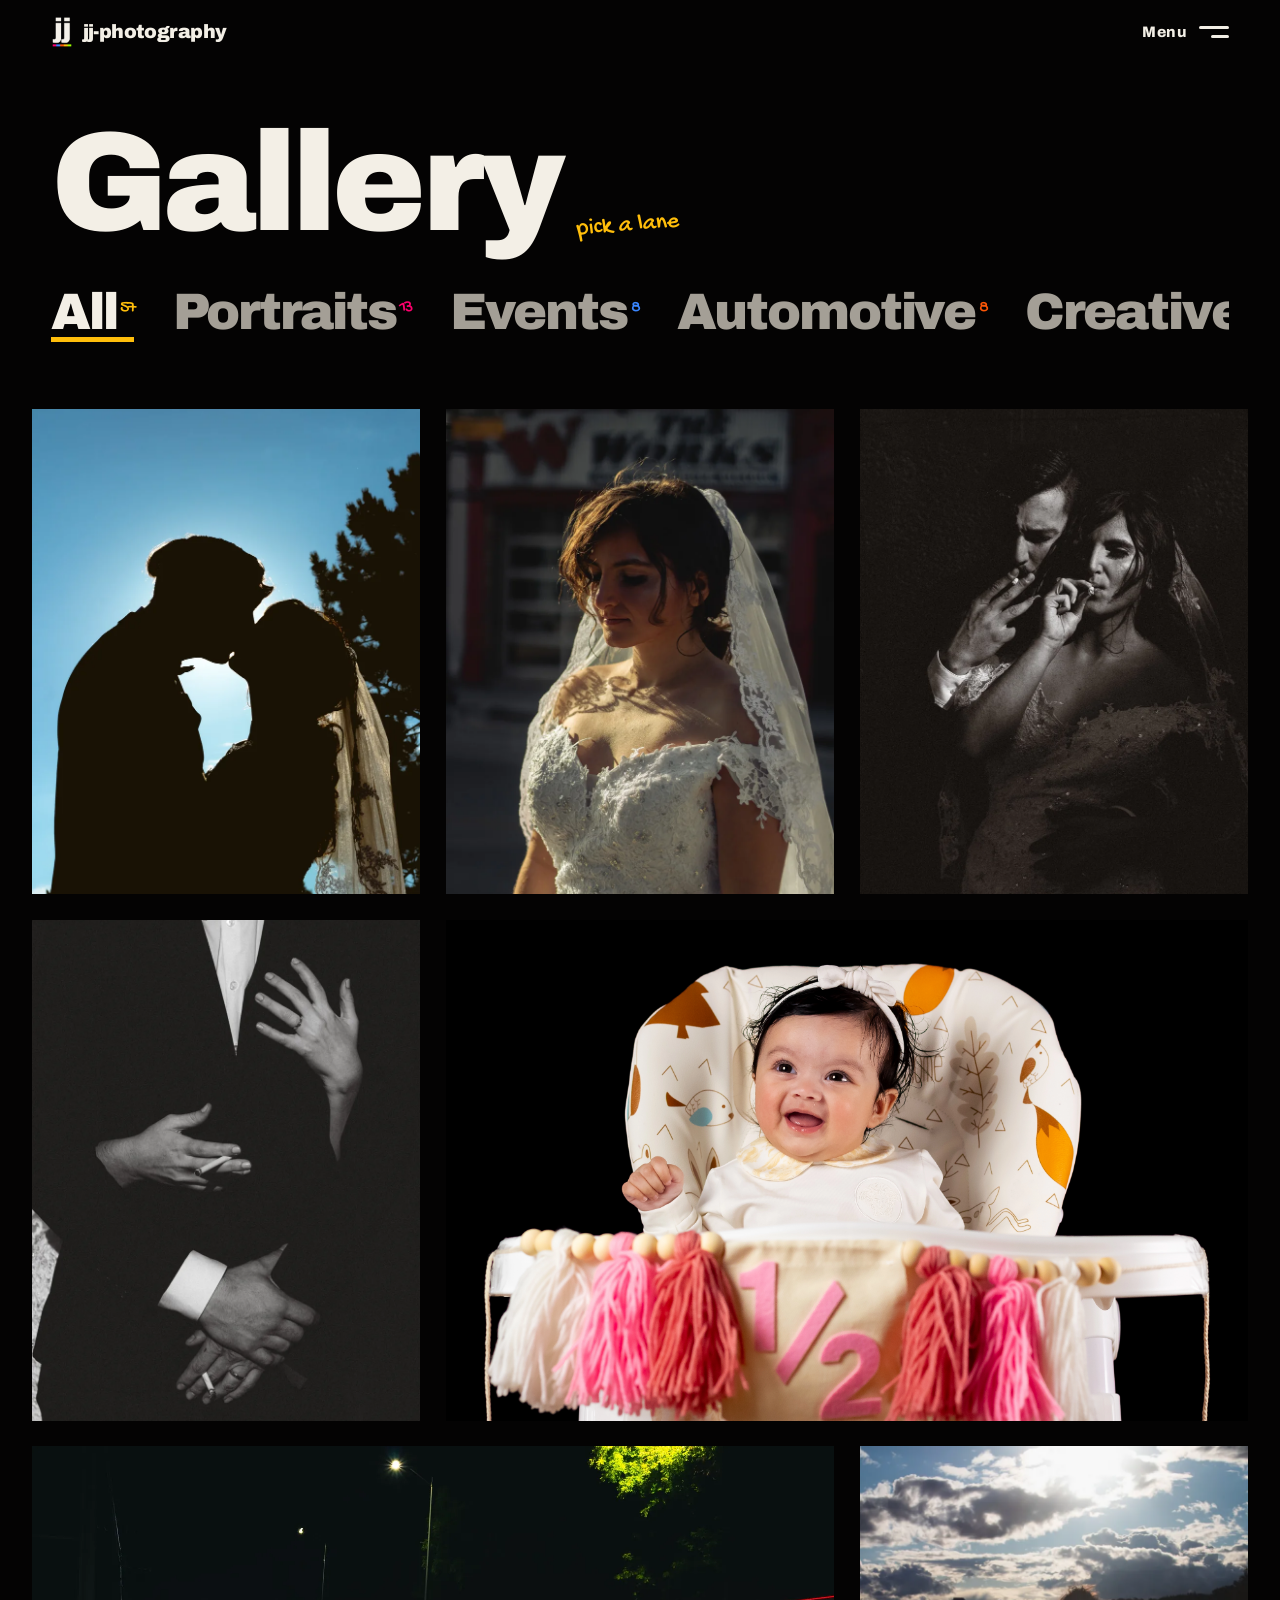
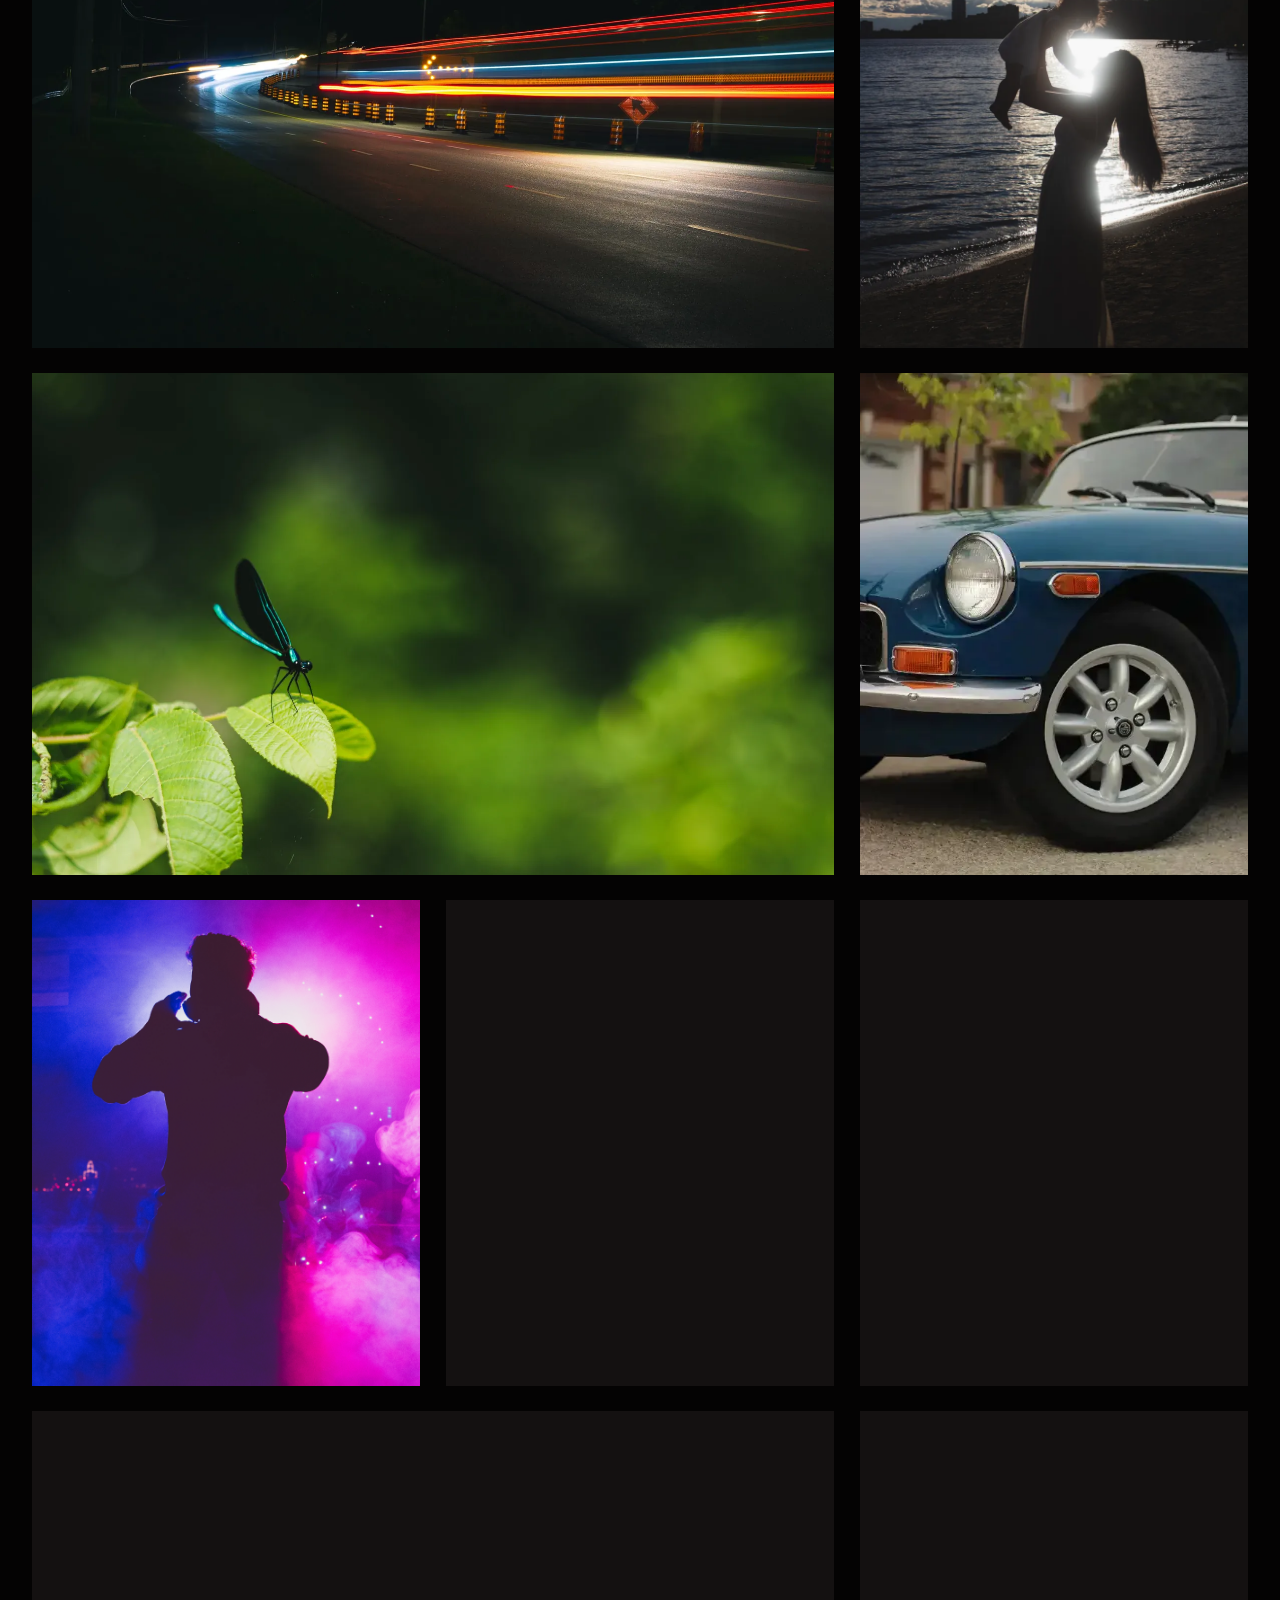
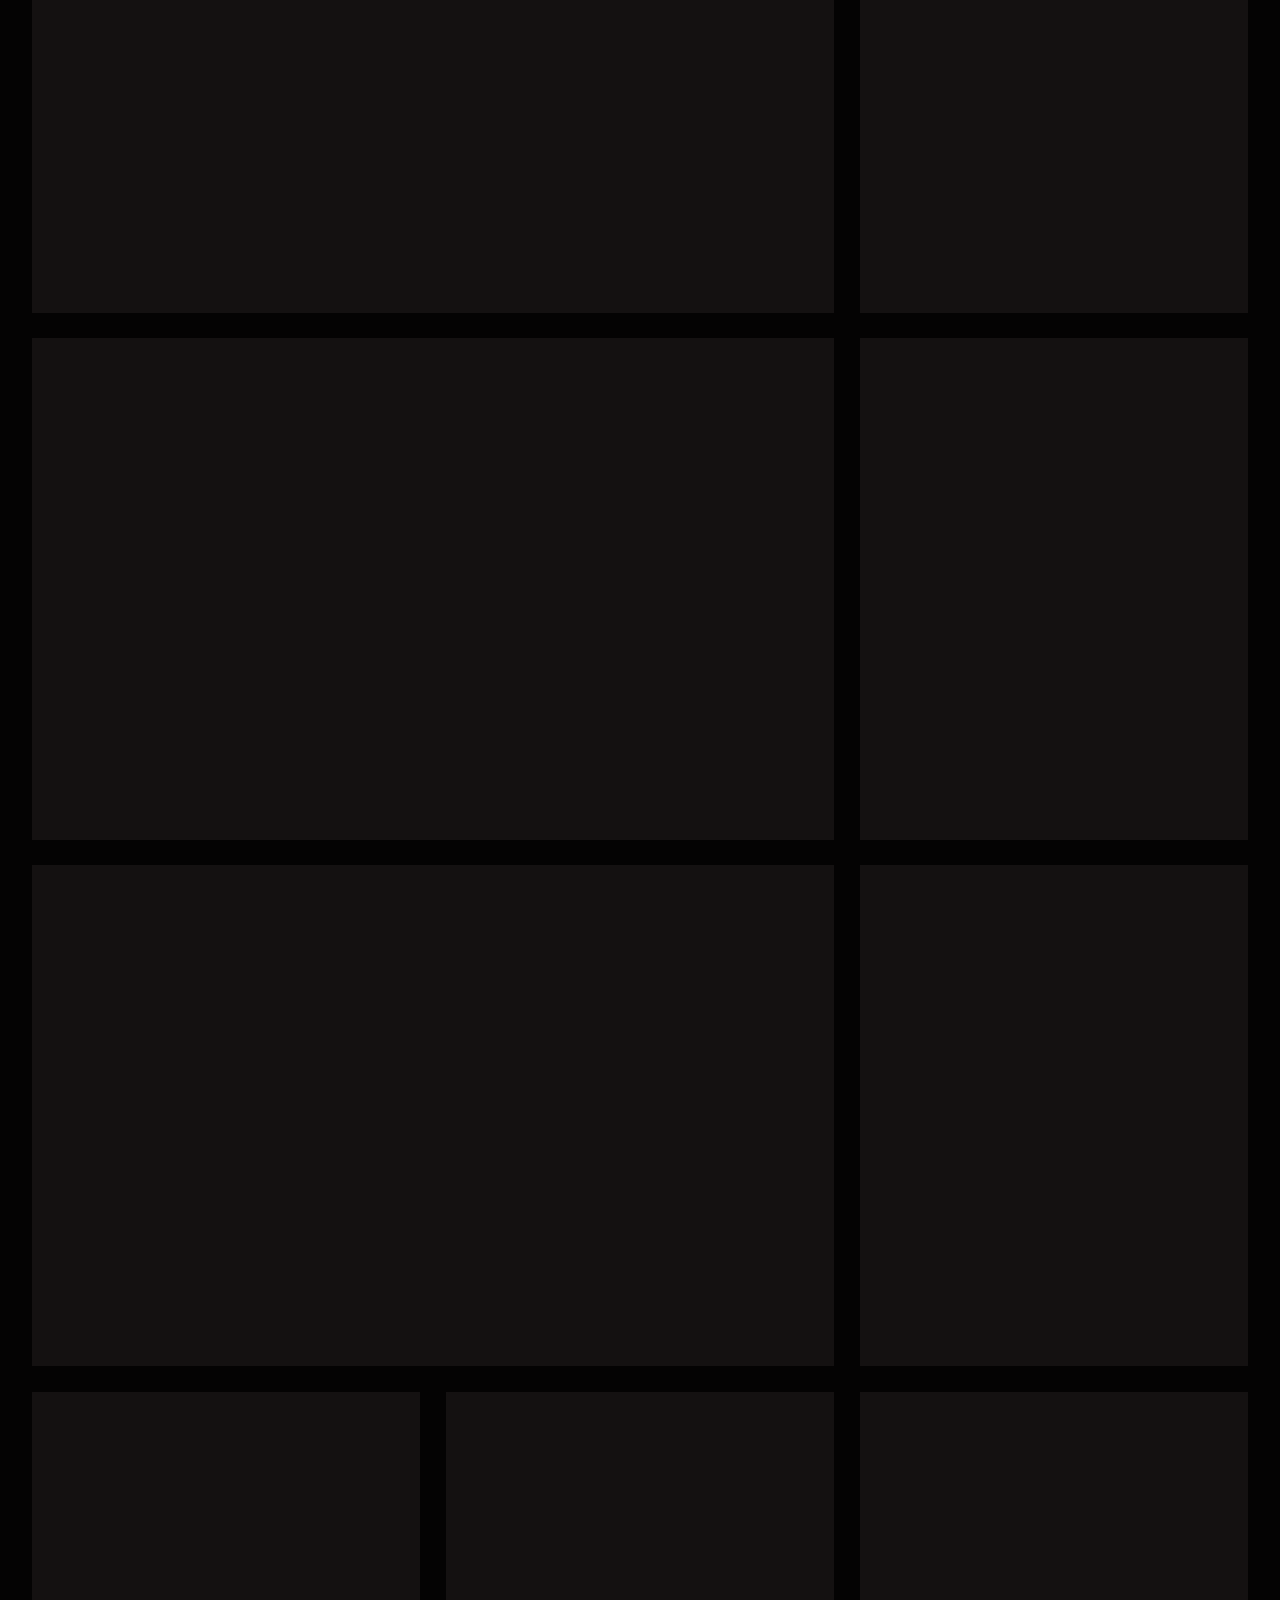
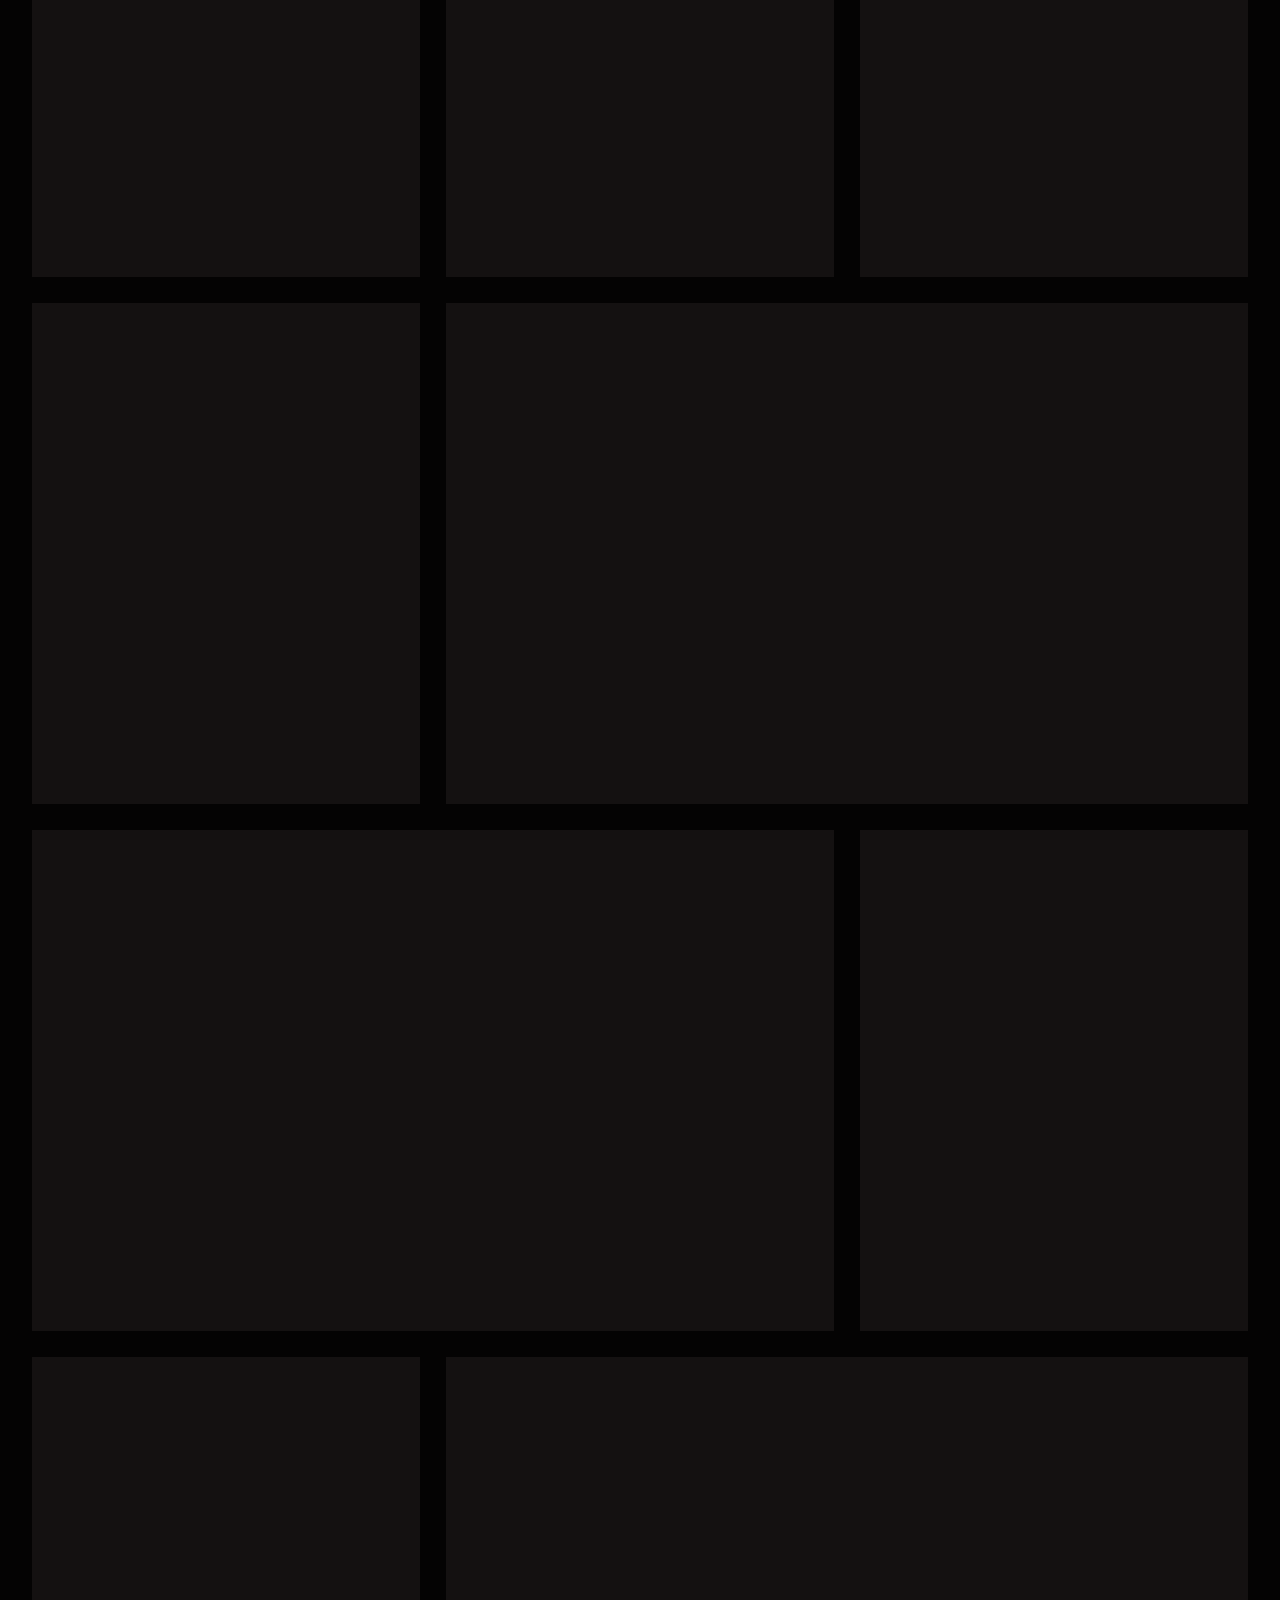
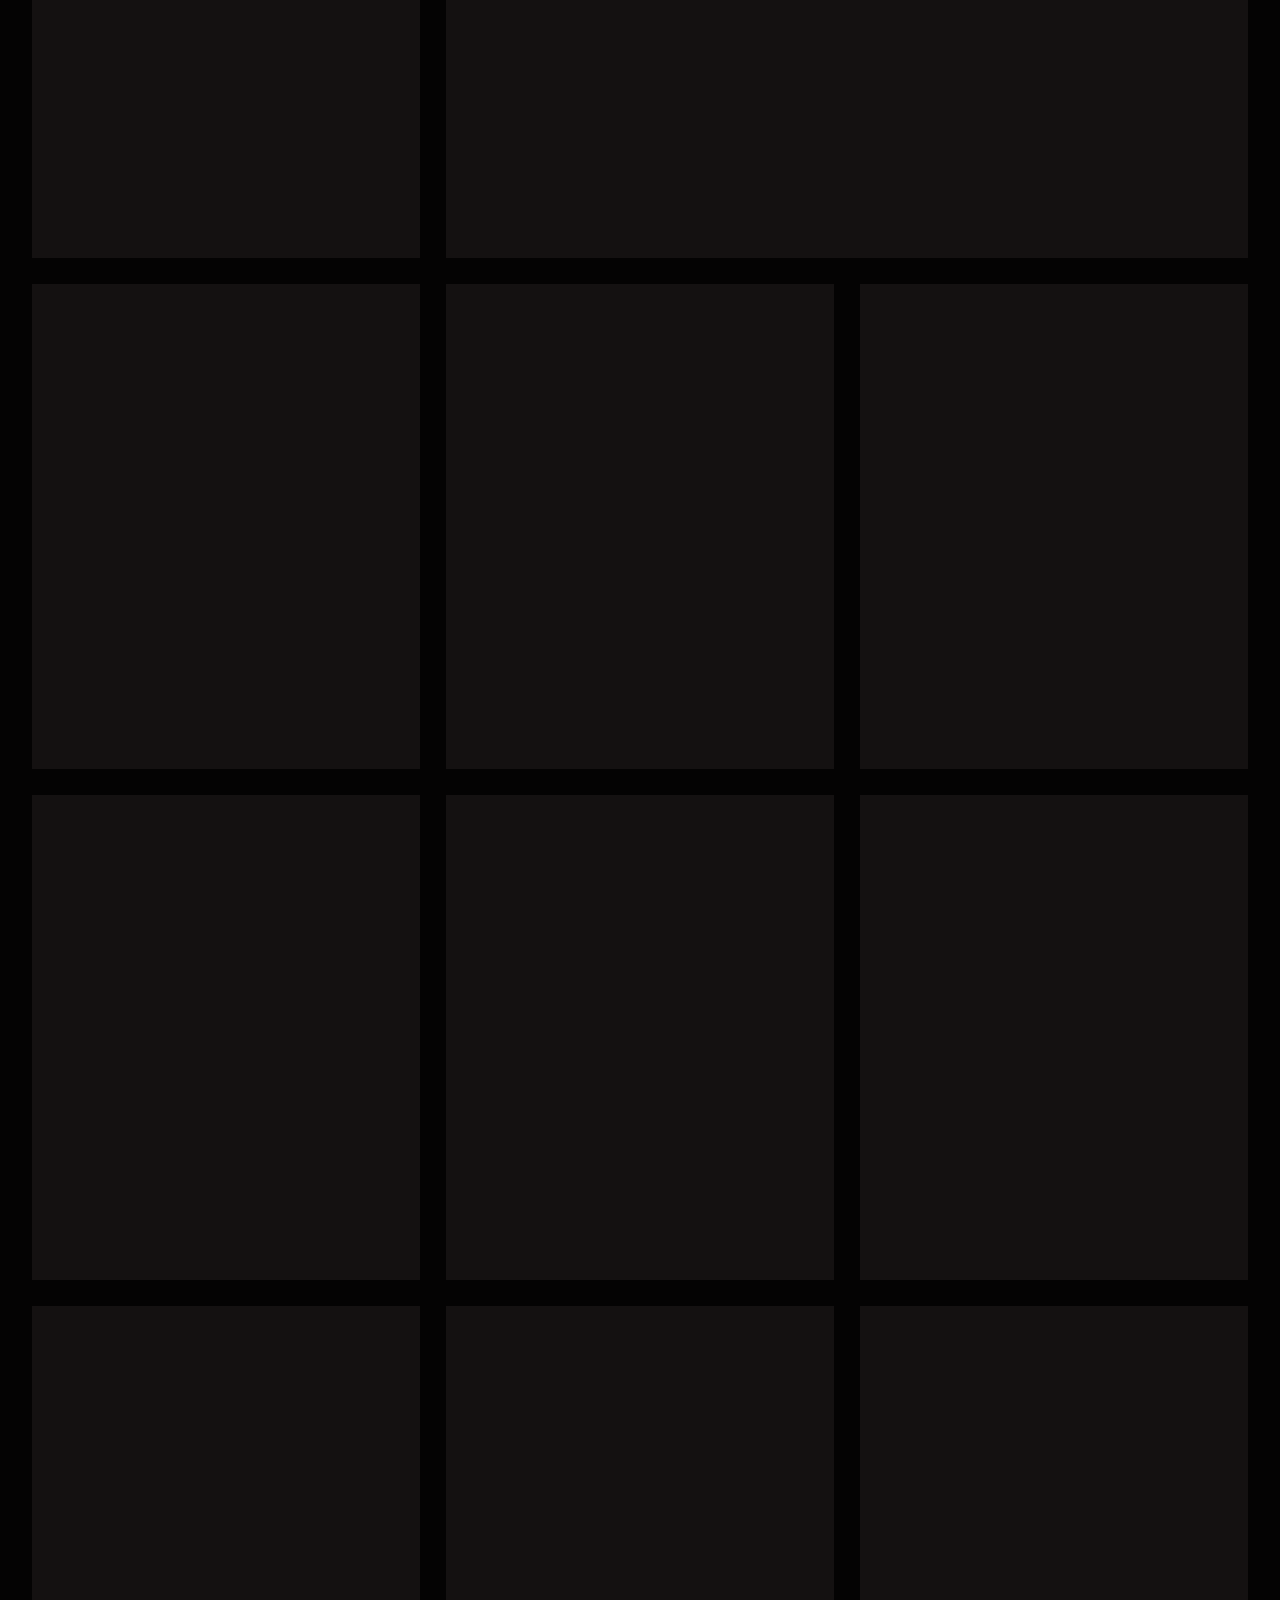
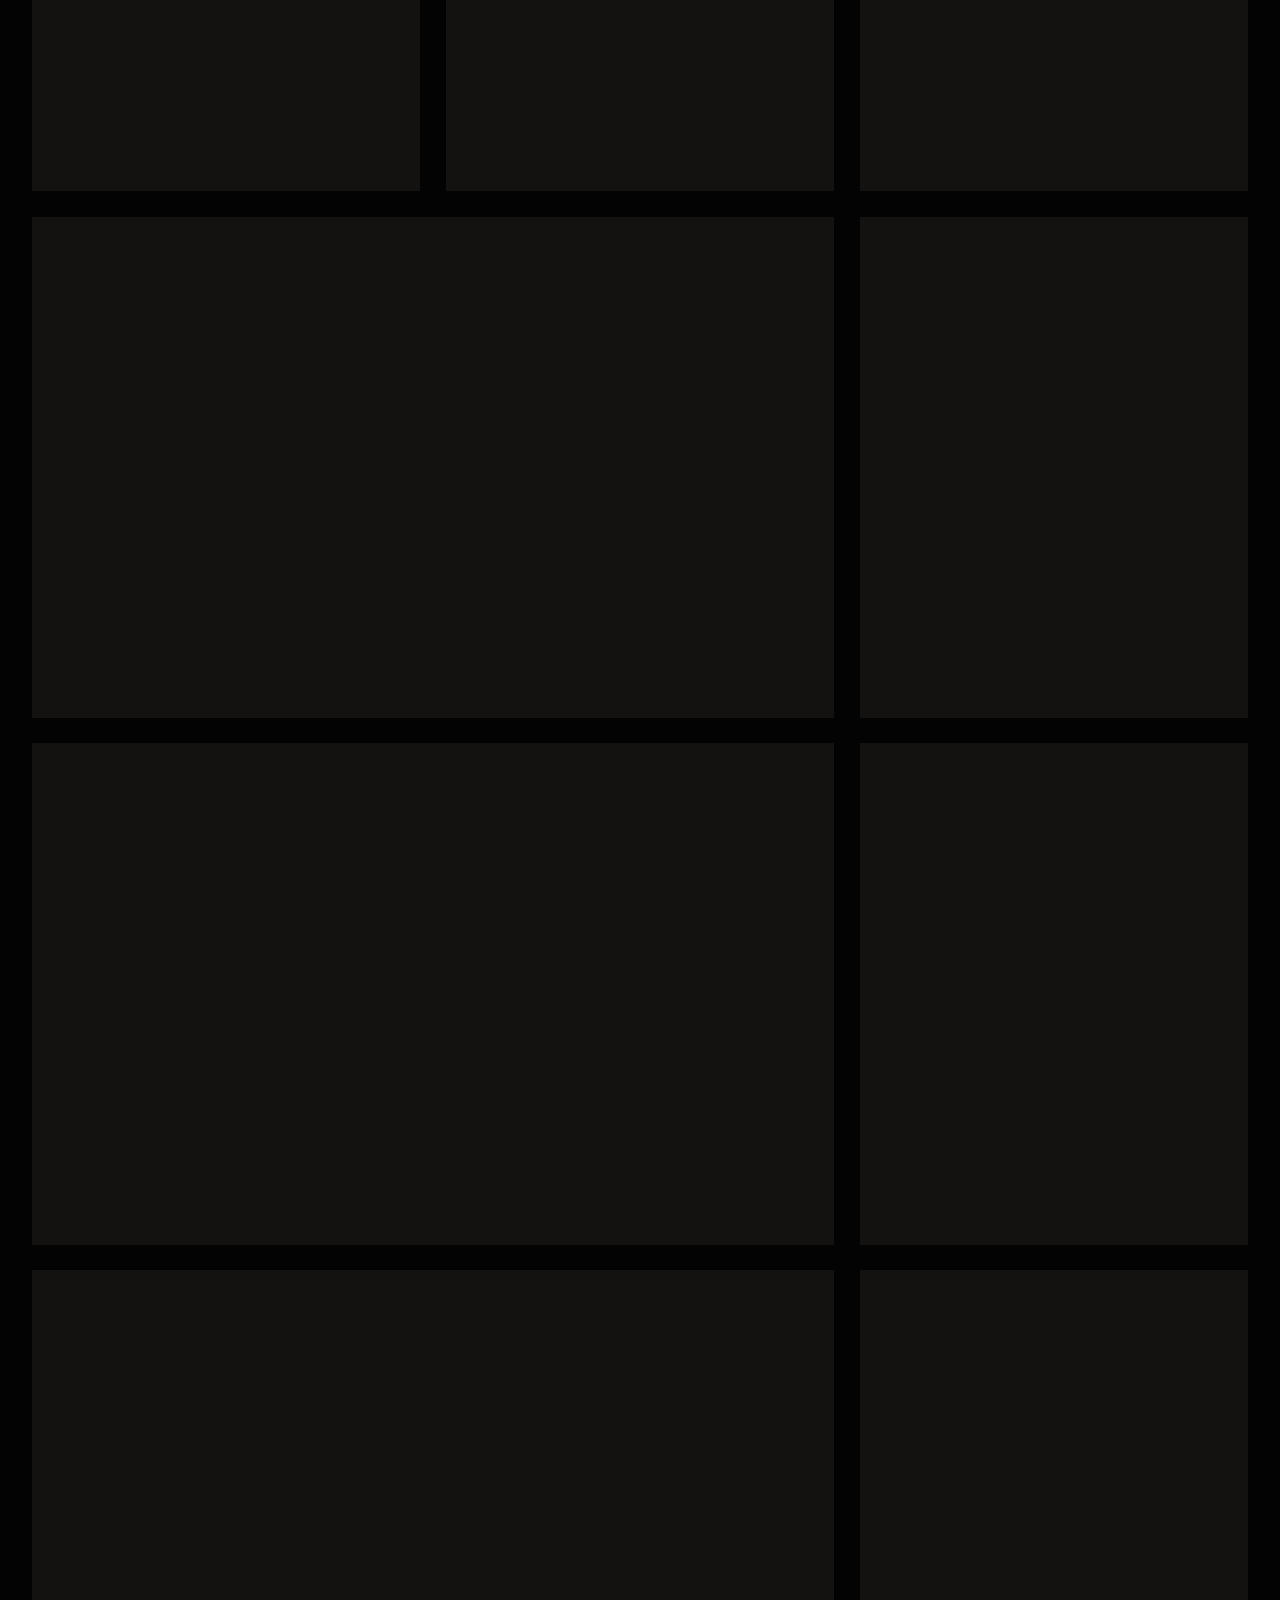
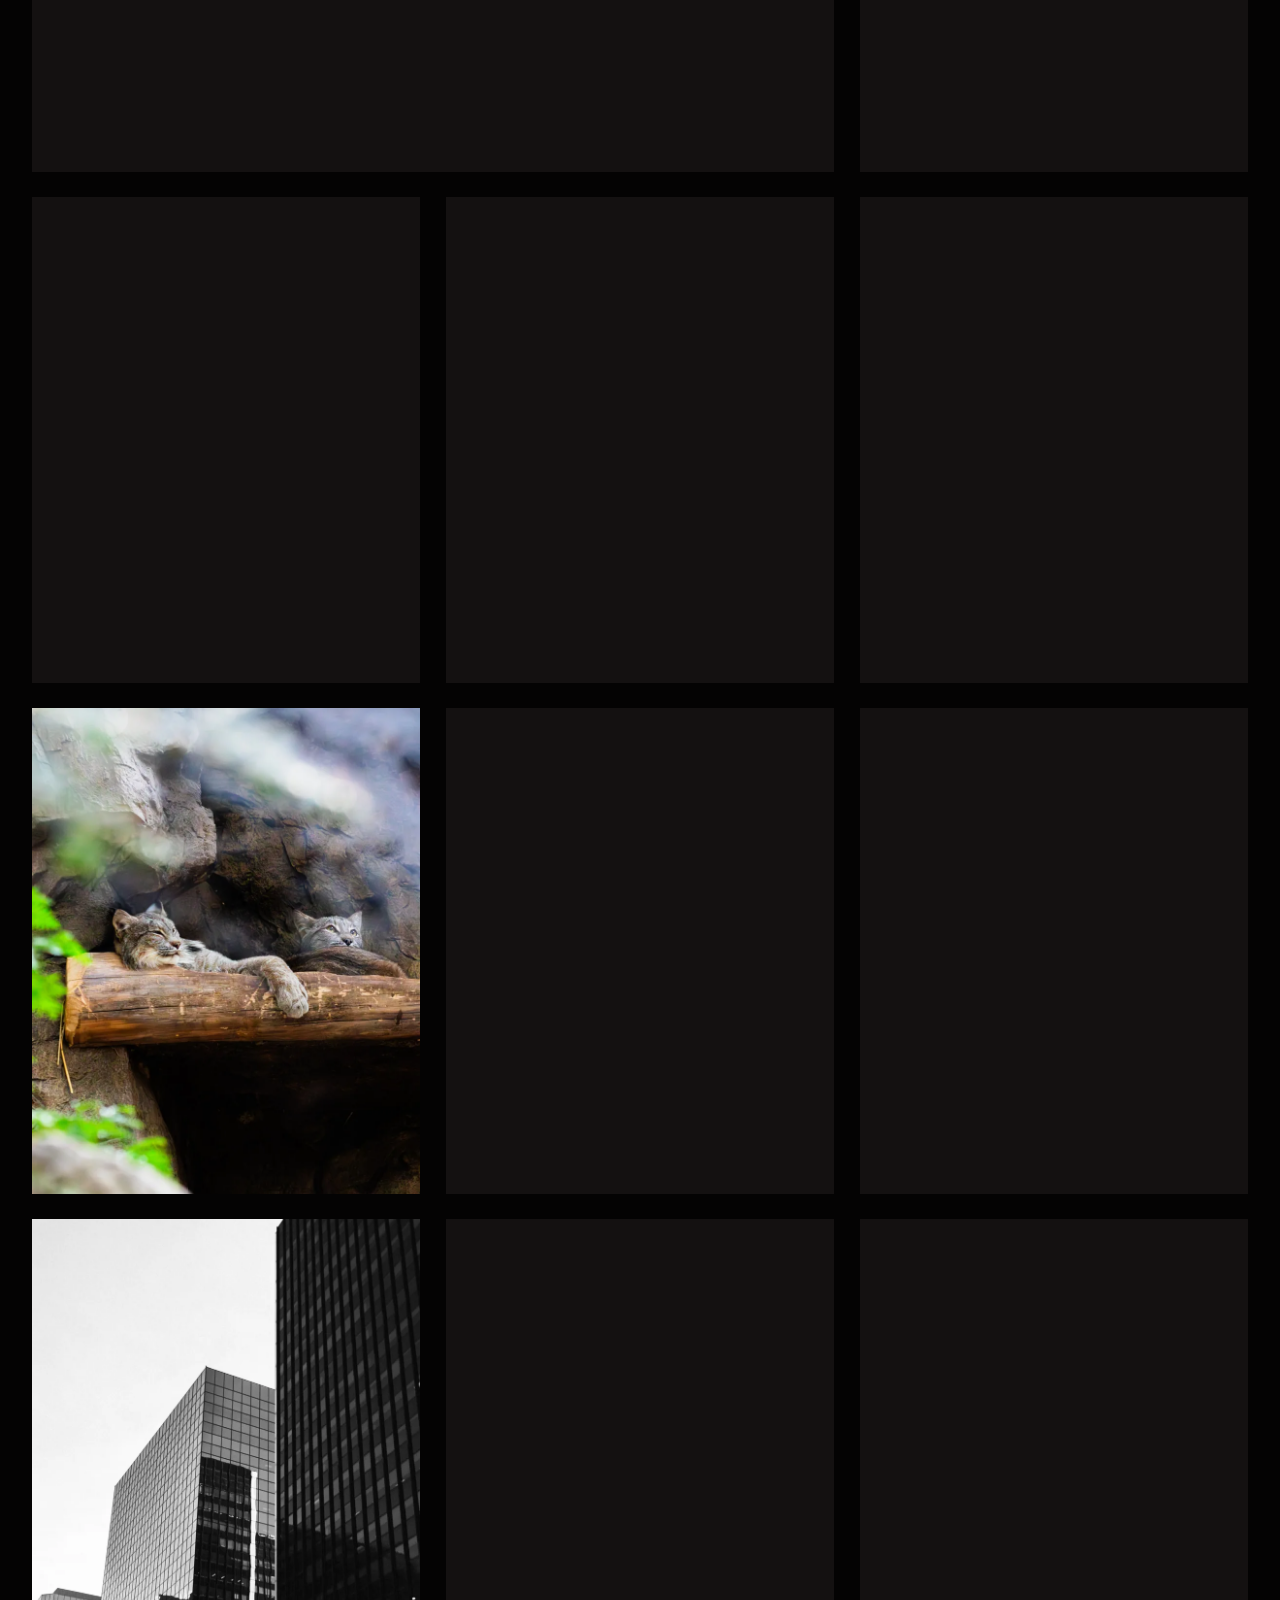
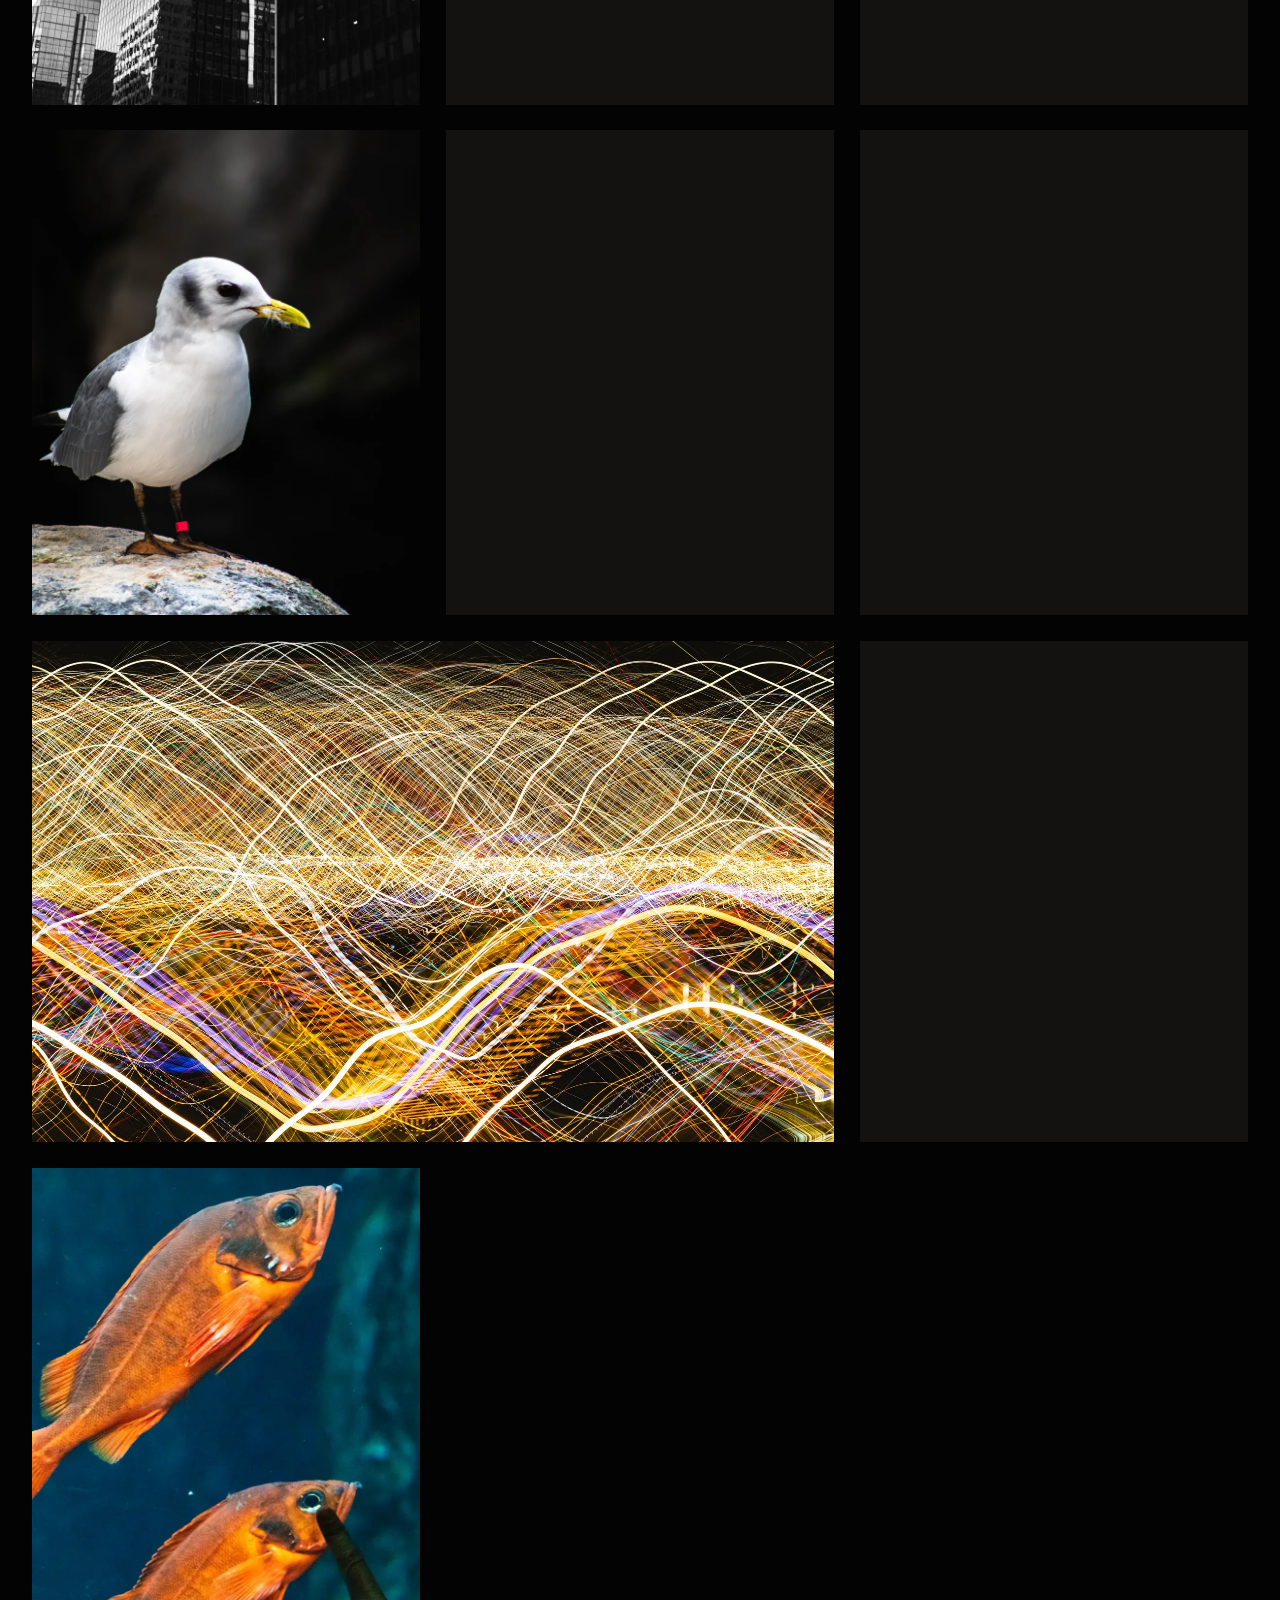
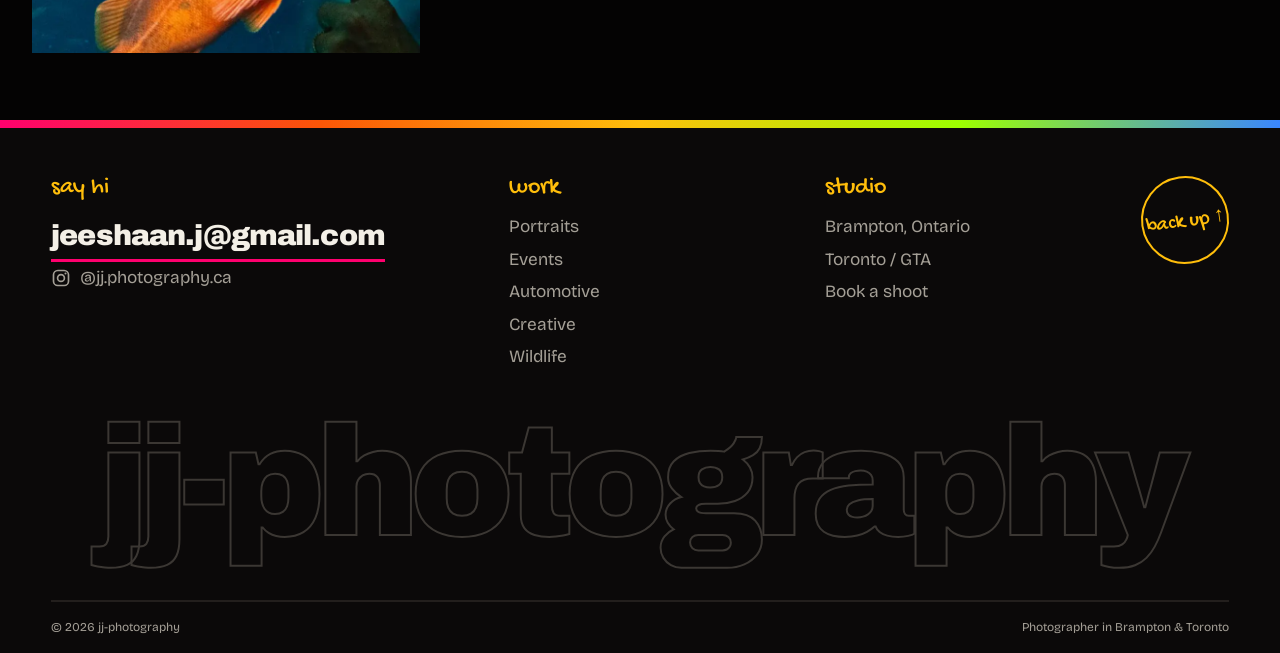
<file: gallery.html>
<!DOCTYPE html>
<html lang="en">
<head>
<meta charset="utf-8">
<meta name="viewport" content="width=device-width, initial-scale=1">
<title>Photo Gallery | jj-photography Brampton &amp; Toronto</title>
<meta name="description" content="Browse portrait, event, automotive, wildlife and creative photography by jj-photography, a Brampton and Toronto photographer serving the GTA.">
<link rel="canonical" href="https://www.jj-photography.ca/gallery.html">
<meta name="robots" content="index,follow,max-image-preview:large,max-snippet:-1">
<meta name="author" content="jj-photography"><meta name="theme-color" content="#040303">
<meta name="geo.region" content="CA-ON"><meta name="geo.placename" content="Brampton"><meta name="geo.position" content="43.7315;-79.7624"><meta name="ICBM" content="43.7315, -79.7624">
<meta property="og:type" content="website"><meta property="og:site_name" content="jj-photography"><meta property="og:locale" content="en_CA"><meta property="og:title" content="Photo Gallery | jj-photography Brampton &amp; Toronto"><meta property="og:description" content="Browse portrait, event, automotive, wildlife and creative photography by jj-photography, a Brampton and Toronto photographer serving the GTA."><meta property="og:url" content="https://www.jj-photography.ca/gallery.html"><meta property="og:image" content="https://www.jj-photography.ca/images/events/silhouette-kiss-1600.webp"><meta property="og:image:alt" content="Silhouette of a couple kissing against a blue sky, lace veil catching the light">
<meta name="twitter:card" content="summary_large_image"><meta name="twitter:title" content="Photo Gallery | jj-photography Brampton &amp; Toronto"><meta name="twitter:description" content="Browse portrait, event, automotive, wildlife and creative photography by jj-photography, a Brampton and Toronto photographer serving the GTA."><meta name="twitter:image" content="https://www.jj-photography.ca/images/events/silhouette-kiss-1600.webp">
<script type="application/ld+json">{"@context": "https://schema.org", "@graph": [{"@type": ["ProfessionalService", "LocalBusiness"], "@id": "https://www.jj-photography.ca/#business", "name": "jj-photography", "description": "Brampton and Toronto photographer for portraits, events, automotive, wildlife and creative photography across the GTA.", "url": "https://www.jj-photography.ca/", "email": "jeeshaan.j@gmail.com", "image": "https://www.jj-photography.ca/images/events/silhouette-kiss-1600.webp", "priceRange": "$$", "address": {"@type": "PostalAddress", "addressLocality": "Brampton", "addressRegion": "ON", "addressCountry": "CA"}, "areaServed": [{"@type": "City", "name": "Brampton"}, {"@type": "City", "name": "Toronto"}, {"@type": "City", "name": "Mississauga"}, {"@type": "City", "name": "Caledon"}, {"@type": "City", "name": "Vaughan"}, {"@type": "City", "name": "Oakville"}, {"@type": "City", "name": "Greater Toronto Area"}], "sameAs": ["https://instagram.com/jj.photography.ca"], "knowsAbout": ["Portrait Photography", "Event Photography", "Automotive Photography", "Creative Photography", "Wildlife Photography", "Low-key portraits", "Long exposure", "Car photography"], "hasOfferCatalog": {"@type": "OfferCatalog", "name": "Photography services", "itemListElement": [{"@type": "Offer", "itemOffered": {"@type": "Service", "name": "Portrait Photography", "areaServed": "Greater Toronto Area, Ontario, Canada"}}, {"@type": "Offer", "itemOffered": {"@type": "Service", "name": "Event Photography", "areaServed": "Greater Toronto Area, Ontario, Canada"}}, {"@type": "Offer", "itemOffered": {"@type": "Service", "name": "Automotive Photography", "areaServed": "Greater Toronto Area, Ontario, Canada"}}, {"@type": "Offer", "itemOffered": {"@type": "Service", "name": "Creative Photography", "areaServed": "Greater Toronto Area, Ontario, Canada"}}, {"@type": "Offer", "itemOffered": {"@type": "Service", "name": "Wildlife Photography", "areaServed": "Greater Toronto Area, Ontario, Canada"}}]}}, {"@type": "WebSite", "@id": "https://www.jj-photography.ca/#website", "url": "https://www.jj-photography.ca/", "name": "jj-photography", "publisher": {"@id": "https://www.jj-photography.ca/#business"}, "inLanguage": "en-CA"}, {"@type": "CollectionPage", "@id": "https://www.jj-photography.ca/gallery.html#webpage", "url": "https://www.jj-photography.ca/gallery.html", "name": "Photo Gallery | jj-photography Brampton & Toronto", "description": "Browse portrait, event, automotive, wildlife and creative photography by jj-photography, a Brampton and Toronto photographer serving the GTA.", "isPartOf": {"@id": "https://www.jj-photography.ca/#website"}, "about": {"@id": "https://www.jj-photography.ca/#business"}, "inLanguage": "en-CA"}, {"@type": "BreadcrumbList", "itemListElement": [{"@type": "ListItem", "position": 1, "name": "Home", "item": "https://www.jj-photography.ca/"}, {"@type": "ListItem", "position": 2, "name": "Photo Gallery", "item": "https://www.jj-photography.ca/gallery.html"}]}]}</script>
<link rel="preconnect" href="https://fonts.googleapis.com"><link rel="preconnect" href="https://fonts.gstatic.com" crossorigin>
<link rel="stylesheet" href="https://fonts.googleapis.com/css2?family=Archivo:wght@400;700;800;900&family=Bricolage+Grotesque:opsz,wght@12..96,400..700&display=swap">
<link href="https://fonts.googleapis.com/css2?family=Gochi+Hand&display=swap" rel="stylesheet">
<link rel="icon" href="favicon.ico" sizes="32x32"><link rel="icon" type="image/png" href="images/favicon-16.png" sizes="16x16"><link rel="icon" type="image/png" href="images/favicon-32.png" sizes="32x32"><link rel="apple-touch-icon" href="images/apple-touch-icon.png"><link rel="stylesheet" href="css/style.css">
</head>
<body data-page="gallery">
<a class="skip" href="#main">Skip to content</a>
<main id="main">
<section class="ghead wrap">
<h1>Gallery<span class="sr"> of portrait, event, automotive and wildlife photography in Brampton &amp; Toronto</span></h1><span class="hand tilt">pick a lane</span>
</section>
<div class="cats-bar wrap"><div class="cats" id="cats" role="group" aria-label="Gallery categories"></div></div>
<section class="wall" id="wall" aria-label="All photographs"></section>
<section class="eds" id="eds" hidden aria-label="Category photographs"></section>
<dialog id="lb" aria-label="Photo viewer">
<button class="lb lx" type="button">Close</button>
<button class="lb lp" type="button" aria-label="Previous photo">&larr;</button>
<button class="lb ln" type="button" aria-label="Next photo">&rarr;</button>
<img alt="">
<p class="lcap lt"></p>
</dialog>
</main>
<script src="js/main.js"></script>
</body>
</html>
</file>
<file: css/style.css>
/* jj-photography — tokens first. Change colours here only. */
:root{
  --black:#040303;--amber-gold:#ffbe0b;--blaze-orange:#fb5607;--neon-pink:#ff006e;--neon-green:#9dff00;--azure-blue:#3a86ff;
  --off:#f3efe6;--mute:#a49f96;--c:var(--neon-pink);
  --sans:"Archivo",Arial,sans-serif;--text:"Bricolage Grotesque","Archivo",Arial,sans-serif;--hand:"Gochi Hand",cursive;
  --pad:clamp(1rem,4vw,3.5rem);--ease:cubic-bezier(.2,.7,.2,1)
}
*{box-sizing:border-box;margin:0}
html{scroll-behavior:smooth}
body{font:400 1.08rem/1.6 var(--text);background:var(--black);color:var(--off);-webkit-font-smoothing:antialiased}
body.locked{overflow:hidden}body{overflow-x:clip}
img{display:block;max-width:100%;height:auto}
a{color:inherit}
:focus-visible{outline:3px solid var(--amber-gold);outline-offset:3px}
.skip{position:absolute;left:-999px;top:0;background:var(--amber-gold);color:var(--black);padding:.6rem 1rem;z-index:99}.skip:focus{left:0}
.wrap{padding-inline:var(--pad)}
h1,h2,h3{font-weight:900;line-height:.9;letter-spacing:-.035em}
/* display + UI type stays in Archivo; running text uses --text */
h1,h2,h3,.brand,.drawer nav a,.ticker,.tape,.cap,.strip,.lcap b,.svc dt,label,#fs,.svc-grid a,.faq summary,.fbig,.roles span{font-family:var(--sans)}
h2{font-size:clamp(2.2rem,6vw,4.5rem)}
.hand{font-family:var(--hand);font-weight:400;font-size:1.5rem;line-height:1.1;color:var(--amber-gold); margin:1em;}
.tilt{display:inline-block;transform:rotate(-4deg)}
mark{background:var(--amber-gold);color:var(--black);padding:0 .25em}

/* header + drawer */
.nav{position:fixed;inset:0 0 auto 0;z-index:30;display:flex;justify-content:space-between;align-items:center;padding:1rem var(--pad);transition:background .3s}
.nav.solid{background:rgba(4,3,3,.86);backdrop-filter:blur(8px)}
.brand{display:flex;align-items:center;gap:.6rem;font-weight:900;font-size:1.2rem;letter-spacing:-.03em;text-decoration:none}
.brand img{height:2rem;width:auto} /* drop your logo at images/logo.svg and add it in main.js (LOGO) */
.mbtn{display:flex;align-items:center;gap:.7rem;background:none;border:0;color:var(--off);font:800 .95rem var(--sans);letter-spacing:.04em;cursor:pointer;padding:.5rem 0;position:relative;z-index:2}
.mbtn i{position:relative;width:30px;height:12px;display:block}
.mbtn i:before,.mbtn i:after{content:"";position:absolute;left:0;height:3px;background:currentColor;border-radius:3px;transition:transform .4s var(--ease),width .3s,background .3s}
.mbtn i:before{top:0;width:30px}.mbtn i:after{bottom:0;width:18px;left:12px}
.mbtn:hover i:after{width:30px;left:0;background:var(--neon-green)}
.mbtn[aria-expanded=true] i:before{transform:translateY(4.5px) rotate(45deg);background:var(--black)}
.mbtn[aria-expanded=true] i:after{width:30px;left:0;transform:translateY(-4.5px) rotate(-45deg);background:var(--black)}
.mbtn[aria-expanded=true]{color:var(--black)}
.scrim{position:fixed;inset:0;z-index:25;background:rgba(4,3,3,.6);opacity:0;visibility:hidden;transition:opacity .4s,visibility .4s}
.drawer{position:fixed;inset:0 0 0 auto;z-index:28;width:min(560px,100%);background:var(--amber-gold);color:var(--black);padding:6rem var(--pad) 2rem;display:flex;flex-direction:column;justify-content:space-between;transform:translateX(100%);visibility:hidden;transition:transform .55s var(--ease),visibility .55s;overflow-y:auto}
.drawer:before{content:"";position:absolute;right:-90px;bottom:-90px;width:300px;height:300px;border-radius:50%;background:var(--neon-pink);z-index:0}
.drawer>*{position:relative;z-index:1}
.drawer nav{display:grid;gap:.1rem}
.drawer nav a{font-weight:900;font-size:clamp(2.4rem,9vw,4rem);letter-spacing:-.04em;line-height:1.05;text-decoration:none;display:flex;align-items:baseline;gap:.8rem;width:fit-content;transition:transform .3s var(--ease),color .2s}
.drawer nav a:hover,.drawer nav a:focus-visible{transform:translateX(.6rem);color:var(--neon-pink)}
.drawer nav a[aria-current]{text-decoration:underline;text-decoration-thickness:5px;text-underline-offset:6px}
.drawer nav small{font:400 1.2rem var(--hand);color:var(--black)}
.drawer .hand{color:var(--black)}
.drawer .dfoot{display:grid;gap:.2rem;font-weight:700}
.dfoot a{width:fit-content}
body.menu-open .scrim{opacity:1;visibility:visible}
body.menu-open .drawer{transform:none;visibility:visible}
main,.foot{transition:transform .55s var(--ease),filter .55s}
body.menu-open main,body.menu-open .foot{transform:translateX(-5vw) scale(.97);filter:brightness(.55)}

/* buttons */
.btn{display:inline-block;font:800 1rem var(--sans);letter-spacing:0;word-spacing:.16em;padding:.9rem 1.6rem;border:2px solid var(--off);border-radius:999px;text-decoration:none;background:none;color:var(--off);cursor:pointer;transition:transform .25s var(--ease),background .2s,color .2s,border-color .2s}
.btn:hover{transform:translateY(-3px) rotate(-1deg);background:var(--blaze-orange);border-color:var(--blaze-orange);color:var(--black)}
.btn.solid{background:var(--blaze-orange);border-color:var(--blaze-orange);color:var(--black)}
.btn.solid:hover{background:var(--off);border-color:var(--off)}
.btn[disabled]{opacity:.5;cursor:wait}

/* hero */
.hero{display:grid;grid-template-columns:1.05fr 1fr;min-height:100svh;align-items:center;gap:clamp(1.5rem,5vw,5rem);padding:7rem var(--pad) 3rem}
.hero h1{font-size:clamp(3.4rem,10.5vw,10rem);line-height:.82;margin-bottom:4rem}
.hero h1 span{display:block}.hero h1 span+span{margin-left:.35em;color:var(--neon-pink)}
.roles{display:flex;flex-wrap:wrap;gap:.5rem}
.roles span{border:2px solid var(--off);border-radius:999px;padding:.15rem .9rem;font-weight:700;font-size:.95rem}
.roles span:nth-child(2){border-color:var(--azure-blue)}.roles span:nth-child(3){border-color:var(--neon-green);color:var(--neon-green)}
.lede{max-width:34ch;margin:1.2rem 0 1.6rem;color:var(--mute)}
.cta{display:flex;flex-wrap:wrap;gap:.8rem; margin-top:2rem;}
.hero-img{position:relative;justify-self:center;width:min(100%,520px)}
.hero-img:before{content:"";position:absolute;inset:6% -5% -5% 6%;background:var(--neon-pink);z-index:0;transform:rotate(2deg)}
.hero-img img{position:relative;z-index:1;width:100%;aspect-ratio:2/3;object-fit:cover}
.sticker{position:absolute;z-index:2;left:-1.5rem;bottom:2.2rem;background:var(--neon-green);color:var(--black);font:400 1.5rem var(--hand);padding:.4rem 1rem;transform:rotate(-6deg)}
.hero-note{position:absolute;z-index:2;right:0;top:-2.2rem;transform:rotate(5deg)}

/* hero collage: tiles cycle photos from main.js */
.collage{position:relative;justify-self:center;width:min(100%,540px);aspect-ratio:5/6}
.collage:before{content:"";position:absolute;inset:8% 2% 4% 10%;background:var(--neon-pink);transform:rotate(3deg);z-index:0}
.tile{position:absolute;z-index:1;overflow:hidden;background:#141111;border:4px solid var(--black);transform:rotate(var(--r,0deg))}
.tile img{position:absolute;inset:0;width:100%;height:100%;object-fit:cover;transition:opacity 1.6s ease-in-out}.tile img.fade{opacity:0}
.tag{position:absolute;z-index:2;left:.5rem;bottom:.5rem;font:400 1.15rem/1 var(--hand);background:var(--c,var(--amber-gold));color:var(--black);padding:.2rem .6rem;transform:rotate(-2deg);pointer-events:none}
.t1{left:0;top:7%;width:56%;height:60%;--r:-2deg}
.t2{right:0;top:0;width:41%;height:27%;--r:3deg}
.t3{right:3%;top:31%;width:38%;height:38%;--r:-3deg}
.t4{left:5%;bottom:0;width:52%;height:27%;--r:2deg}
.t5{right:0;bottom:3%;width:36%;height:25%;--r:-2deg}
.collage .sticker{left:-.5rem;top:-.5rem;bottom:auto;font-size:1.3rem}

/* ticker */
.ticker{background:var(--blaze-orange);color:var(--black);overflow:hidden;white-space:nowrap;padding:.9rem 0;font-weight:900;font-size:clamp(1.4rem,3vw,2.4rem);letter-spacing:-.03em}
.ticker div{display:inline-block;padding-left:100%;animation:tick 28s linear infinite}
.ticker b{font:400 1.6rem var(--hand);margin:0 1.2rem}
@keyframes tick{to{transform:translateX(-100%)}}

/* masonry wall */
.sel{padding:clamp(4rem,9vw,8rem) 0}
.sel .wrap{display:flex;flex-wrap:wrap;align-items:baseline;gap:.5rem 1.5rem;margin-bottom:2.5rem}
.wall{display:grid;grid-template-columns:repeat(3,1fr);grid-auto-flow:dense;gap:clamp(.9rem,2vw,1.8rem);padding:1em clamp(1rem,2.5vw,2rem) 2em}
/* tile height comes from a padding spacer, not aspect-ratio: grid mis-sizes the row of a lone 2-column tile with aspect-ratio and it spills into the footer */
.it{position:relative;isolation:isolate;align-self:stretch;background:#141111}
.it:after{content:"";display:block;padding-top:125%}
.it.wd{grid-column:span 2}.it.wd:after{padding-top:62.5%}
.it:before{content:"";position:absolute;inset:0;z-index:-1;background:var(--c);opacity:0;transition:opacity .3s,transform .55s var(--ease)}
.it:hover:before,.it:focus-within:before{opacity:.9;transform:translate(var(--tx,8px),var(--ty,8px)) rotate(var(--rot,1.2deg))}
.it>a,.it>button{position:absolute;inset:0;display:block;width:100%;height:100%;padding:0;border:0;background:none;color:inherit;cursor:zoom-in;overflow:hidden;text-align:left;font:inherit}
.it img{width:100%;height:100%;object-fit:cover;object-position:center 30%;transition:transform .8s var(--ease)}
.it:hover img{transform:scale(1.04)}
.cap{position:absolute;inset:auto 0 0 0;padding:2.5rem .9rem .8rem;display:flex;justify-content:space-between;align-items:flex-end;gap:1rem;background:linear-gradient(transparent,rgba(4,3,3,.85));opacity:0;transform:translateY(8px);transition:opacity .35s,transform .35s var(--ease);font-weight:800;font-size:.95rem}
.cap span{font:400 1.2rem var(--hand);color:var(--c)}
.it:hover .cap,.it:focus-within .cap{opacity:1;transform:none}
@media (hover:none){.cap{opacity:1;transform:none;padding-top:1.5rem}}
.more{padding:3rem var(--pad) 0;font:900 1.6rem var(--sans);letter-spacing:-.03em}
.more a{text-decoration:none;background:linear-gradient(var(--neon-pink),var(--neon-pink)) 0 100%/100% 4px no-repeat;transition:background-size .3s}
.more a:hover{background-size:100% 100%;color:var(--black)}
.strip{display:flex;justify-content:space-between;align-items:center;flex-wrap:wrap;gap:1.5rem;padding:4rem var(--pad);margin:0 var(--pad) 3rem;background:var(--azure-blue);color:var(--black);font-weight:900;font-size:clamp(2rem,6vw,4.5rem);letter-spacing:-.04em;line-height:.95;transform:rotate(-1deg)}
.strip .btn{border-color:var(--black);color:var(--black)}.strip .btn.solid{background:var(--black);color:var(--off);border-color:var(--black)}

/* gallery page */
.ghead{padding-top:7.5rem}
.ghead h1{font-size:clamp(3.5rem,11vw,9rem);display:inline-block}
.ghead .hand{margin-left:1rem}
.cats{display:flex;gap:.4rem clamp(1rem,3vw,2.5rem);margin:1.2rem 0 2.5rem;overflow-x:auto;scroll-snap-type:x proximity;padding-bottom:.6rem;scrollbar-width:none}
.cat{scroll-snap-align:start;flex:none;background:none;border:0;color:var(--mute);font:900 clamp(1.8rem,4.5vw,3.2rem) var(--sans);letter-spacing:-.04em;cursor:pointer;position:relative;padding:.1rem 0;transition:color .2s}
.cat sup{font:400 1.1rem var(--hand);margin-left:.2rem;color:var(--c)}
.cat:after{content:"";position:absolute;left:0;bottom:0;height:5px;width:100%;background:var(--c);transform:scaleX(0);transform-origin:left;transition:transform .4s var(--ease)}
.cat:hover,.cat[aria-pressed=true]{color:var(--off)}
.cat:hover:after,.cat[aria-pressed=true]:after{transform:none}
.eds{padding:0 var(--pad) 5rem}
.row{display:flex;align-items:center;gap:clamp(1.5rem,6vw,6rem);margin-block:clamp(3.5rem,9vw,8rem);position:relative}
.row:nth-child(even){flex-direction:row-reverse}
.row-img{flex:1.6;position:relative;background:#141111}
.row-img:before{content:"";position:absolute;inset:0;background:var(--c);transform:translate(14px,14px);opacity:0;transition:opacity .3s,transform .4s var(--ease)}
.row:nth-child(3n+1) .row-img:before{opacity:1}
.row-img:hover:before{opacity:1;transform:translate(20px,20px)}
.row-img button{position:relative;display:block;width:100%;padding:0;border:0;background:#141111;cursor:zoom-in;overflow:hidden}
.row-img img{width:100%;max-height:85vh;object-fit:contain;margin-inline:auto;transition:transform .8s var(--ease)}
.row-img:hover img{transform:scale(1.02)}
.row-txt{flex:1;position:relative;min-width:0}
.row-n{position:absolute;top:-.55em;left:-.1em;font:900 clamp(7rem,16vw,14rem)/1 var(--sans);color:transparent;-webkit-text-stroke:2px var(--c);opacity:.35;z-index:0;pointer-events:none;letter-spacing:-.06em}
.row-txt>*:not(.row-n){position:relative;z-index:1}
.meta{font:400 1.35rem var(--hand);color:var(--c);margin-bottom:.6rem}
.row-txt h2{font-size:clamp(2rem,4.5vw,3.6rem);margin-bottom:1rem}
.row:nth-child(3n) h2{color:var(--c)}
.row-txt p{color:var(--mute);max-width:36ch}
.row:nth-child(2n) .rule{width:5rem}.rule{display:block;height:6px;width:3rem;background:var(--c);margin:1.4rem 0}
.row .note{display:inline-block;margin-top:1rem;transform:rotate(-3deg);color:var(--c)}
.eds[hidden],.wall[hidden]{display:none}

/* lightbox */
dialog{border:0;background:var(--black);color:var(--off);width:100vw;height:100vh;height:100dvh;max-width:none;max-height:none;padding:0}
dialog[open]{display:flex;flex-direction:column;align-items:center;justify-content:center;gap:.8rem}
dialog::backdrop{background:var(--black)}
dialog img{max-width:92vw;max-height:78dvh;width:auto;height:auto;object-fit:contain}
.lcap{display:flex;gap:1rem;align-items:baseline;padding:0 1rem;text-align:center}
.lcap b{font-weight:900;font-size:1.2rem}.lcap span{font:400 1.3rem var(--hand);color:var(--neon-green)}
dialog .lb{position:absolute;background:none;border:2px solid var(--off);border-radius:999px;color:var(--off);font:800 1rem var(--sans);cursor:pointer;padding:.55rem 1rem;transition:background .2s,color .2s,border-color .2s}
dialog .lb:hover{background:var(--neon-green);border-color:var(--neon-green);color:var(--black)}
.lx{top:1rem;right:1rem}.lp,.ln{top:50%;transform:translateY(-50%);font-size:1.4rem!important}.lp{left:.8rem}.ln{right:.8rem}

/* about + book */
.about,.book{display:grid;gap:clamp(2rem,6vw,6rem);padding-top:8rem;padding-bottom:6rem;align-items:start}
.about{grid-template-columns:1fr 1.1fr}.book{grid-template-columns:1fr 1.3fr}
.a-img{position:sticky;top:6rem}
.a-img div{position:relative;margin:0 0 1rem 1rem}
.a-img div:before{content:"";position:absolute;inset:-1rem 1rem 1rem -1rem;background:var(--c,var(--amber-gold));transform:rotate(-2deg)}
.a-img img{position:relative;width:100%}
.a-txt>*+*{margin-top:1rem}
.a-txt p,.prose p{max-width:64ch}
.a-txt h1 mark{display:inline-block;margin-top:.12em;padding:.03em .14em .05em;line-height:.92}
.a-txt h1,.b-txt h1{font-size:clamp(3.2rem,8vw,7rem)}
.a-txt h2{margin-top:2.6rem;font-size:2.2rem;line-height:1.02;color:var(--neon-pink)}
.lead{font-weight:600;font-size:clamp(1.25rem,2.2vw,1.65rem);line-height:1.3;letter-spacing:-.015em}
.steps{padding-left:1.2rem}.steps li{margin-bottom:.5rem}
.svc{display:grid;grid-template-columns:auto 1fr;gap:.5rem 1.5rem}.svc dt{font-weight:900;color:var(--azure-blue)}
.b-txt .lead{margin:1.2rem 0}
form{display:grid;gap:1.2rem}
.row2{display:grid;grid-template-columns:1fr 1fr;gap:1.2rem}
label{display:grid;gap:.3rem;font-weight:800;font-size:.95rem}
label em{font:400 1.1rem var(--hand);color:var(--amber-gold)}
input,select,textarea{font:1.05rem var(--sans);padding:.8rem .9rem;border:2px solid #3b3733;background:#0f0d0d;border-radius:0;width:100%;color:var(--off);transition:border-color .2s,box-shadow .2s;color-scheme:dark}
input:focus,select:focus,textarea:focus{border-color:var(--azure-blue);box-shadow:4px 4px 0 var(--azure-blue);outline:0}
input[aria-invalid=true],select[aria-invalid=true],textarea[aria-invalid=true]{border-color:var(--neon-pink)}
.hp{position:absolute;left:-9999px}
#fs{font-weight:700;min-height:1.6em}#fs.err{color:var(--neon-pink)}#fs.ok{color:var(--neon-green)}

/* about: picture rows, steps, services */
.ab-row{display:grid;grid-template-columns:1fr 1.1fr;gap:clamp(1.5rem,4vw,4rem);align-items:center;padding-block:clamp(1.75rem,4vw,3.25rem)}
.ab-row.first{padding-top:6.5rem}
.ab-row.flip{grid-template-columns:1.1fr 1fr}.ab-row.flip .a-img{order:2}
.ab-row .a-img{position:static}
.ab-row .a-img div{width:fit-content;max-width:100%;margin:1rem auto 1rem 1rem}
.ab-row.flip .a-img div:before{transform:rotate(2deg)}
.ab-row .a-img img{width:auto;max-width:100%;max-height:72vh}
.ab-row .a-img .hand{color:var(--c,var(--amber-gold))}
.ab-row .a-txt h2:first-child{margin-top:0}
.ab-row .a-txt h2{color:var(--c,var(--neon-pink))}
.gear{list-style:none;padding:0;display:grid;gap:.4rem}
.gear li{padding-left:1.4rem;position:relative}
.gear li:before{content:"";position:absolute;left:0;top:.55em;width:.7rem;height:.7rem;background:var(--c,var(--amber-gold));border-radius:50%}
.ab-sec{padding-block:clamp(1.75rem,4vw,3.25rem)}
.ab-sec>h2{margin-bottom:1.25rem;color:var(--off)}
.ab-sec>h2 span{color:var(--c,var(--neon-pink))}
.steps-grid{list-style:none;padding:0;display:grid;grid-template-columns:repeat(auto-fit,minmax(220px,1fr));gap:1rem;counter-reset:s}
.steps-grid li{counter-increment:s;background:#141111;border-top:6px solid var(--c);padding:1.15rem 1.1rem 1.3rem;color:var(--mute)}
.steps-grid li:before{content:"0" counter(s);display:block;font:900 3rem/1 var(--sans);letter-spacing:-.05em;color:var(--c);margin-bottom:.6rem}
.steps-grid b{display:block;color:var(--off);font-size:1.15rem;margin-bottom:.3rem}
.svc-grid{display:grid;grid-template-columns:repeat(auto-fit,minmax(230px,1fr));gap:1rem}
.svc-grid article{background:#141111;border-top:6px solid var(--c);padding:1.15rem 1.1rem 1.3rem;display:flex;flex-direction:column;gap:.6rem;transition:transform .3s var(--ease),box-shadow .3s}
.svc-grid article:hover,.svc-grid article:focus-within{transform:translateY(-4px);box-shadow:6px 6px 0 var(--c)}
.svc-grid h3{font-size:2rem;line-height:1}
.svc-grid p{color:var(--mute);flex:1}
.svc-grid a{font-weight:800;color:var(--c);text-decoration:none}
.svc-grid a:hover{text-decoration:underline}
.ab-cta{display:flex;flex-wrap:wrap;align-items:center;gap:1rem 1.5rem;margin-top:1.75rem}
.ab-cta p{color:var(--mute)}
@media (max-width:760px){.ab-row,.ab-row.flip{grid-template-columns:1fr;padding-top:1.75rem}.ab-row.first{padding-top:5.5rem}.ab-row.flip .a-img{order:0}}

.rv{opacity:0;transform:translateY(20px);transition:opacity .7s,transform .7s var(--ease)}.rv.in{opacity:1;transform:none}

@media (max-width:1000px){.wall{grid-template-columns:repeat(2,1fr)}.hero{grid-template-columns:1fr}.hero-img{order:-1;width:min(78%,420px);margin-top:1rem}.collage{order:-1;width:min(88%,460px);margin-top:2rem}.hero{padding-top:6rem}}
@media (max-width:760px){
 .row,.row:nth-child(even){flex-direction:column;align-items:stretch;gap:1.8rem}
 .row-img{width:100%}
 .row-n{font-size:7rem}
 .about,.book{grid-template-columns:1fr;padding-top:6.5rem}.a-img{position:static}.row2{grid-template-columns:1fr}
 .foot small{justify-self:start}
 .ticker b{margin:0 .6rem}
}
@media (max-width:480px){.tag{font-size:.95rem;padding:.15rem .45rem;left:.35rem;bottom:.35rem}.wall{grid-template-columns:1fr}.it.wd{grid-column:auto}}
@media (prefers-reduced-motion:reduce){
 html{scroll-behavior:auto}*{animation:none!important;transition-duration:.01ms!important}
 .rv{opacity:1;transform:none}.ticker div{padding-left:0}
}
@media (prefers-reduced-motion:no-preference){
 .hero h1 span,.roles,.lede,.cta{animation:up .9s var(--ease) both}.hero h1 span+span{animation-delay:.12s}.roles{animation-delay:.2s}.lede,.cta{animation-delay:.3s}
 .hero-img img{animation:reveal 1.1s var(--ease) both}.sticker{animation:pop .6s .9s var(--ease) both}
 .tile{animation:tilein .8s var(--ease) both}
 .t2{animation-delay:.15s}.t3{animation-delay:.3s}.t4{animation-delay:.45s}.t5{animation-delay:.6s}.collage .sticker{animation-delay:1.1s}
 @keyframes tilein{from{opacity:0;transform:rotate(var(--r)) translateY(24px) scale(.9)}}
 @keyframes up{from{opacity:0;transform:translateY(24px)}}
 @keyframes reveal{from{clip-path:inset(100% 0 0 0)}}
 @keyframes pop{from{opacity:0;transform:scale(.6) rotate(-14deg)}}
}

/* seo copy helpers, hover tilt, faq, tag fade */
.sr{position:absolute!important;width:1px;height:1px;overflow:hidden;clip:rect(0 0 0 0);white-space:nowrap}
.lead a{text-decoration:underline;text-decoration-color:var(--neon-pink);text-decoration-thickness:3px;text-underline-offset:5px;transition:color .2s}.lead a:hover{color:var(--neon-green)}
.row-img:hover:before{transform:translate(var(--tx,10px),var(--ty,10px)) rotate(var(--rot,1deg))}
.tag{transition:opacity .6s}.tile.swap .tag{opacity:0}
.faq{display:grid;gap:1rem;max-width:62rem}
.faq details{--c:var(--neon-pink);background:#141111;border-left:8px solid var(--c);padding:1.1rem 1.3rem;transition:transform .3s var(--ease),box-shadow .3s}
.faq details:nth-child(5n+2){--c:var(--azure-blue)}.faq details:nth-child(5n+3){--c:var(--neon-green)}.faq details:nth-child(5n+4){--c:var(--blaze-orange)}.faq details:nth-child(5n){--c:var(--amber-gold)}
.faq details:hover,.faq details[open]{box-shadow:6px 6px 0 var(--c);transform:translate(-2px,-2px) rotate(-.4deg)}
.faq summary{cursor:pointer;font-weight:900;font-size:1.25rem;letter-spacing:-.02em;list-style:none;display:flex;justify-content:space-between;gap:1rem}
.faq summary::-webkit-details-marker{display:none}
.faq summary:after{content:"+";font:400 2rem/1 var(--hand);color:var(--c)}.faq details[open] summary:after{content:"\2013"}
.faq p{color:var(--mute);margin-top:.8rem;max-width:60ch}

/* scroll progress */
.nav:after{content:"";position:absolute;left:0;bottom:0;width:100%;height:4px;background:linear-gradient(90deg,var(--neon-pink),var(--blaze-orange),var(--amber-gold),var(--neon-green),var(--azure-blue));transform:scaleX(var(--sp,0));transform-origin:left}
/* hero viewfinder */
.vf{position:relative;justify-self:center;width:min(100%,500px);--c:var(--amber-gold);transform:rotate(-1.5deg)}
.vf:before{content:"";position:absolute;inset:5% -5% -5% 7%;background:var(--bd,var(--neon-pink));transform:rotate(4deg);transition:background .4s var(--ease)}
.vf-photo{position:relative;aspect-ratio:4/5;overflow:hidden;background:#141111;border:4px solid var(--black)}
.vf-photo img{width:100%;height:100%;object-fit:cover}
.vf-hud{position:absolute;inset:0;pointer-events:none;color:#fff;font:800 .8rem var(--sans);letter-spacing:.08em;text-shadow:0 1px 6px rgba(0,0,0,.7)}
.k{position:absolute;width:30px;height:30px;border:0 solid #fff;opacity:.9}
.k.tl{left:14px;top:14px;border-width:3px 0 0 3px}.k.tr{right:14px;top:14px;border-width:3px 3px 0 0}.k.bl{left:14px;bottom:14px;border-width:0 0 3px 3px}.k.br{right:14px;bottom:14px;border-width:0 3px 3px 0}
.af{position:absolute;width:22%;aspect-ratio:1;left:40%;top:38%;border:3px solid #fff;transition:left .55s var(--ease),top .55s var(--ease),border-color .2s,transform .3s}
.af.lock{border-color:var(--neon-green);transform:scale(.88)}
.vf-top{position:absolute;left:52px;top:18px;display:flex;align-items:center;gap:.6rem;font-size:.8rem;text-transform:uppercase}
.vf-top em{width:.7rem;height:.7rem;border-radius:50%;background:var(--neon-pink);animation:blink 1.2s steps(2) infinite}
.vf-top span{background:var(--c);color:var(--black);padding:.1rem .5rem;text-shadow:none}
.vf-bot{position:absolute;left:52px;right:52px;bottom:18px;display:flex;gap:1.1rem;align-items:center}
.meter{flex:1;height:8px;margin-left:.4rem;background:repeating-linear-gradient(90deg,#fff 0 2px,transparent 2px 12px) 0 100%/100% 6px no-repeat;position:relative}
.meter:after{content:"";position:absolute;left:var(--m,50%);top:-3px;width:3px;height:12px;background:var(--neon-green);transition:left .5s var(--ease)}
.vf-flash{position:absolute;inset:0;opacity:0;pointer-events:none;background:#fff}
.vf.shot .vf-flash{animation:snap .46s linear}
.vf-btn{position:absolute;inset:0;width:100%;background:none;border:0;cursor:crosshair}
.vf .sticker{left:-.5rem;top:-.5rem;bottom:auto;font-size:1.3rem}
@keyframes snap{0%{opacity:0}12%{opacity:1;background:#fff}30%{opacity:1;background:#000}72%{opacity:1;background:#000}100%{opacity:0}}
@keyframes blink{50%{opacity:.15}}
@keyframes tape{to{transform:translateX(-50%)}}
@media (max-width:1000px){.vf{order:-1;width:min(88%,440px);margin-top:2rem}}
/* tapes */
.tapes{padding:2rem 0;overflow:hidden}
.tape{overflow:hidden;white-space:nowrap;font-weight:900;text-transform:uppercase;letter-spacing:-.03em;color:var(--black);padding:.6rem 0}
.tape>div{display:inline-flex;align-items:center;animation:tape 40s linear infinite}
.tape.a{background:var(--blaze-orange);font-size:clamp(1.5rem,3vw,2.6rem);transform:rotate(-1.4deg) scale(1.04)}
.tape.b{background:var(--neon-pink);font-size:clamp(1.1rem,2vw,1.7rem);margin-top:-.6rem;transform:rotate(1.2deg) scale(1.04)}
.tape.b>div{animation-direction:reverse;animation-duration:55s}
.tape span:nth-of-type(even){color:transparent;-webkit-text-stroke:2px var(--black)}
.tape i{display:inline-block;flex:none;position:relative;width:.75em;height:.75em;margin:0 1.1rem;border:.13em solid var(--black);border-radius:50%}
.tape i:after{content:"";position:absolute;inset:16%;background:var(--black);clip-path:polygon(50% 0,100% 50%,50% 100%,0 50%)}
.tapes:hover .tape>div{animation-play-state:paused}
/* pills */
.sel>.wrap:first-child{margin-bottom:1.2rem}
/* .sel .pills beats .sel .wrap (same specificity, later in the file) */
.sel .pills{display:flex;flex-wrap:wrap;align-items:baseline;gap:.5rem clamp(1rem,2.4vw,2rem);margin-bottom:2.8rem}
.pills a{font:900 clamp(1.3rem,2vw,1.9rem)/1.1 var(--sans);letter-spacing:-.04em;color:var(--off);text-decoration:none;padding:0 .1em .06em;background:linear-gradient(var(--c),var(--c)) 0 100%/100% 5px no-repeat;transition:background-size .3s var(--ease),color .2s}
.pills a:hover,.pills a:focus-visible{background-size:100% 100%;color:var(--black)}
.pills .hand{font-size:1.3rem;transform:rotate(-3deg)}
/* footer */
.foot{position:relative;overflow:hidden;margin-top:2rem;padding:3.5rem var(--pad) 1rem;background:linear-gradient(90deg,var(--neon-pink),var(--blaze-orange),var(--amber-gold),var(--neon-green),var(--azure-blue)) top/100% 8px no-repeat,#0b0909;color:var(--mute)}
.fgrid{display:grid;grid-template-columns:minmax(0,1.5fr) minmax(0,1fr) minmax(0,1fr) auto;gap:2.5rem 2rem;align-items:start}
.foot h2{font:400 1.5rem/1 var(--hand);letter-spacing:0;color:var(--amber-gold);margin-bottom:.7rem}
.foot a,.foot span{display:block;width:fit-content;text-decoration:none;padding:.15rem 0;transition:color .2s,transform .25s var(--ease)}
.foot nav a:hover,.foot nav a:focus-visible{color:var(--c);transform:translateX(.35rem)}
.fbig{font-weight:900;font-size:clamp(1.15rem,2.3vw,1.8rem);letter-spacing:-.03em;color:var(--off);background:linear-gradient(var(--neon-pink),var(--neon-pink)) 0 100%/100% 3px no-repeat;transition:background-size .3s,color .2s}
.fbig:hover{background-size:100% 100%;color:var(--black)}
.foot .totop{display:grid;place-items:center;width:5.5rem;height:5.5rem;padding:0;border:2px solid var(--amber-gold);border-radius:50%;color:var(--amber-gold);font:400 1.3rem var(--hand);transform:rotate(-8deg);justify-self:end}
.foot .totop:hover{background:var(--amber-gold);color:var(--black);transform:rotate(0) translateY(-3px)}
.fmark{font:900 clamp(2.4rem,12.2vw,13rem)/.8 var(--sans);letter-spacing:-.06em;text-align:center;white-space:nowrap;margin:3rem 0 0;padding-bottom:.24em;color:transparent;-webkit-text-stroke:2px #3b3733;transition:color .4s,-webkit-text-stroke-color .4s;user-select:none}
.fmark:hover{color:var(--neon-pink);-webkit-text-stroke-color:var(--neon-pink)}
.fbar{display:flex;justify-content:space-between;flex-wrap:wrap;gap:.4rem 1rem;border-top:2px solid #231f1d;padding-top:1rem;margin-top:1rem;font-size:.9rem}
@media (max-width:760px){.fgrid{grid-template-columns:1fr 1fr}.fgrid>div:first-child{grid-column:1/-1}.foot .totop{justify-self:start}}

/* about: small photos set into text columns */
.inset{position:relative;margin:0 0 0 .8rem}
.inset div{position:relative}
.inset div:before{content:"";position:absolute;inset:-.7rem .7rem .7rem -.7rem;background:var(--b);transform:rotate(-2deg)}
.inset img{position:relative;display:block;width:100%;height:auto}
.inset .hand{position:relative;margin-top:.8rem;color:var(--b)}
.a-txt .inset.wide{max-width:470px;margin-top:1.6rem}
.gearwrap{display:grid;grid-template-columns:minmax(0,1fr) minmax(0,300px);gap:1.5rem 2.2rem;align-items:start}
.gearwrap .inset{margin-top:.4rem}
@media (max-width:1239px){.gearwrap{grid-template-columns:1fr}.gearwrap .inset{max-width:300px}}
@media (max-width:760px){.a-txt .inset.wide{max-width:100%}}

/* instagram handle + icon (footer and menu) */
.foot .ig,.dfoot .ig{display:flex;align-items:center;gap:.55rem;width:fit-content}
.ig svg{flex:none;transition:transform .25s var(--ease)}
.ig:hover,.ig:focus-visible{color:var(--neon-pink)}
.ig:hover svg{transform:rotate(-8deg) scale(1.1)}

/* about: gear band. kit photo, list and gimbal photo sit close together on wide screens */
@media (min-width:1240px){
 .ab-row.kit{grid-template-columns:auto auto;justify-content:center;column-gap:clamp(2rem,3.5vw,3.5rem)}
 .kit .a-txt{display:grid;grid-template-columns:auto 300px;grid-template-rows:auto 1fr;column-gap:2.4rem;align-items:start}
 .kit .gearwrap{display:contents}
 .kit .a-txt h2{grid-column:1;grid-row:1;width:0;min-width:100%} /* wraps to the list width instead of widening the column */
 .kit .gear{grid-column:1;grid-row:2;margin-top:1rem}
 .kit .inset{grid-column:2;grid-row:1/3;max-width:none}
}

/* lightbox: thumb-sized controls and a one-time swipe hint */
dialog .lb{min-width:44px;min-height:44px}
.lhint{position:absolute;bottom:1.4rem;left:50%;transform:translateX(-50%);margin:0;opacity:0;pointer-events:none;transition:opacity .4s}
.lhint.on{opacity:1}
@media (hover:hover){.lhint{display:none}}

/* phones */
.mbar{display:none}
@media (max-width:760px){
 /* sticky "book a shoot" bar */
 .mbar{display:flex;align-items:center;gap:.7rem;position:fixed;left:0;right:0;bottom:0;z-index:24;padding:.7rem var(--pad) calc(.7rem + env(safe-area-inset-bottom));background:rgba(4,3,3,.92);backdrop-filter:blur(8px);border-top:2px solid #231f1d;transform:translateY(110%);visibility:hidden;transition:transform .35s var(--ease),visibility .35s}
 .mbar.on{transform:none;visibility:visible}
 body.menu-open .mbar{display:none}
 .mbar .btn{flex:1;text-align:center;padding:.8rem 1rem}
 .mig{display:grid;place-items:center;flex:none;width:3rem;height:3rem;border:2px solid var(--off);border-radius:50%;color:var(--off);transition:color .2s,border-color .2s}
 .mig:hover,.mig:focus-visible{color:var(--neon-pink);border-color:var(--neon-pink)}
 /* gallery: category tabs stay pinned and hint at more to the right */
 .cats-bar{position:sticky;top:4rem;z-index:20;margin-bottom:1rem;background:rgba(4,3,3,.94);backdrop-filter:blur(8px)}
 .cats-bar .cats{margin:0;padding:.3rem 2.6rem .2rem 0;gap:.2rem 1.4rem;-webkit-mask-image:linear-gradient(90deg,#000 calc(100% - 2.4rem),transparent);mask-image:linear-gradient(90deg,#000 calc(100% - 2.4rem),transparent)}
 .cat{min-height:44px;font-size:1.65rem}
 /* gallery category view: ghost number sits in the flow above the text, offset block stays on screen */
 .row-n{position:static;display:block;font-size:3.4rem;line-height:.9;margin:0 0 .6rem;opacity:.55;-webkit-text-stroke-width:1.5px}
 .row-img{margin:0 12px 12px 0}
 .row-img:before,.row-img:hover:before{transform:translate(12px,12px)}
 .row-img:hover img{transform:none}
 /* booking form */
 input,select{min-height:48px}
 form label{display:flex;flex-wrap:wrap;align-items:baseline;gap:.15rem .6rem}
 form label>input,form label>select,form label>textarea{flex:1 1 100%}
 form .btn[type=submit]{width:100%}
}

/* testimonials */
.kind{padding:0 0 clamp(3rem,7vw,6rem)}
.kind>.wrap:first-child{display:flex;flex-wrap:wrap;align-items:baseline;gap:.3rem 1.5rem;margin-bottom:1.5rem}
.kind .hand,.sel>.wrap:first-child .hand{margin:0}
.quotes{display:grid;grid-template-columns:repeat(3,1fr);gap:clamp(1.2rem,2.6vw,2.2rem);padding-bottom:1rem}
.q{display:flex;flex-direction:column;justify-content:space-between;gap:1.4rem;background:var(--off);color:var(--black);padding:clamp(1.2rem,2.4vw,2rem);box-shadow:.7rem .7rem 0 var(--c);transform:rotate(-.8deg)}
.q:nth-child(even){transform:rotate(.6deg)}
.q p{font:900 clamp(1.1rem,1.6vw,1.5rem)/1.15 var(--sans);letter-spacing:-.025em}
.q figcaption{display:flex;align-items:baseline;gap:.9rem;font:900 1.05rem var(--sans)}
.q figcaption .hand{margin:0;color:var(--black);transform:rotate(-3deg)}
@media (max-width:900px){.quotes{grid-template-columns:repeat(2,1fr);gap:1.1rem}.q{padding:1rem;gap:1rem;box-shadow:.45rem .45rem 0 var(--c)}.q p{font-size:.92rem;line-height:1.2;letter-spacing:-.015em}.q figcaption{font-size:.95rem}}
@media (max-width:480px){.quotes{grid-template-columns:1fr 1fr}}
/* tighter gap into testimonials */
.sel{padding-bottom:clamp(1rem,3vw,2rem)}
</file>
